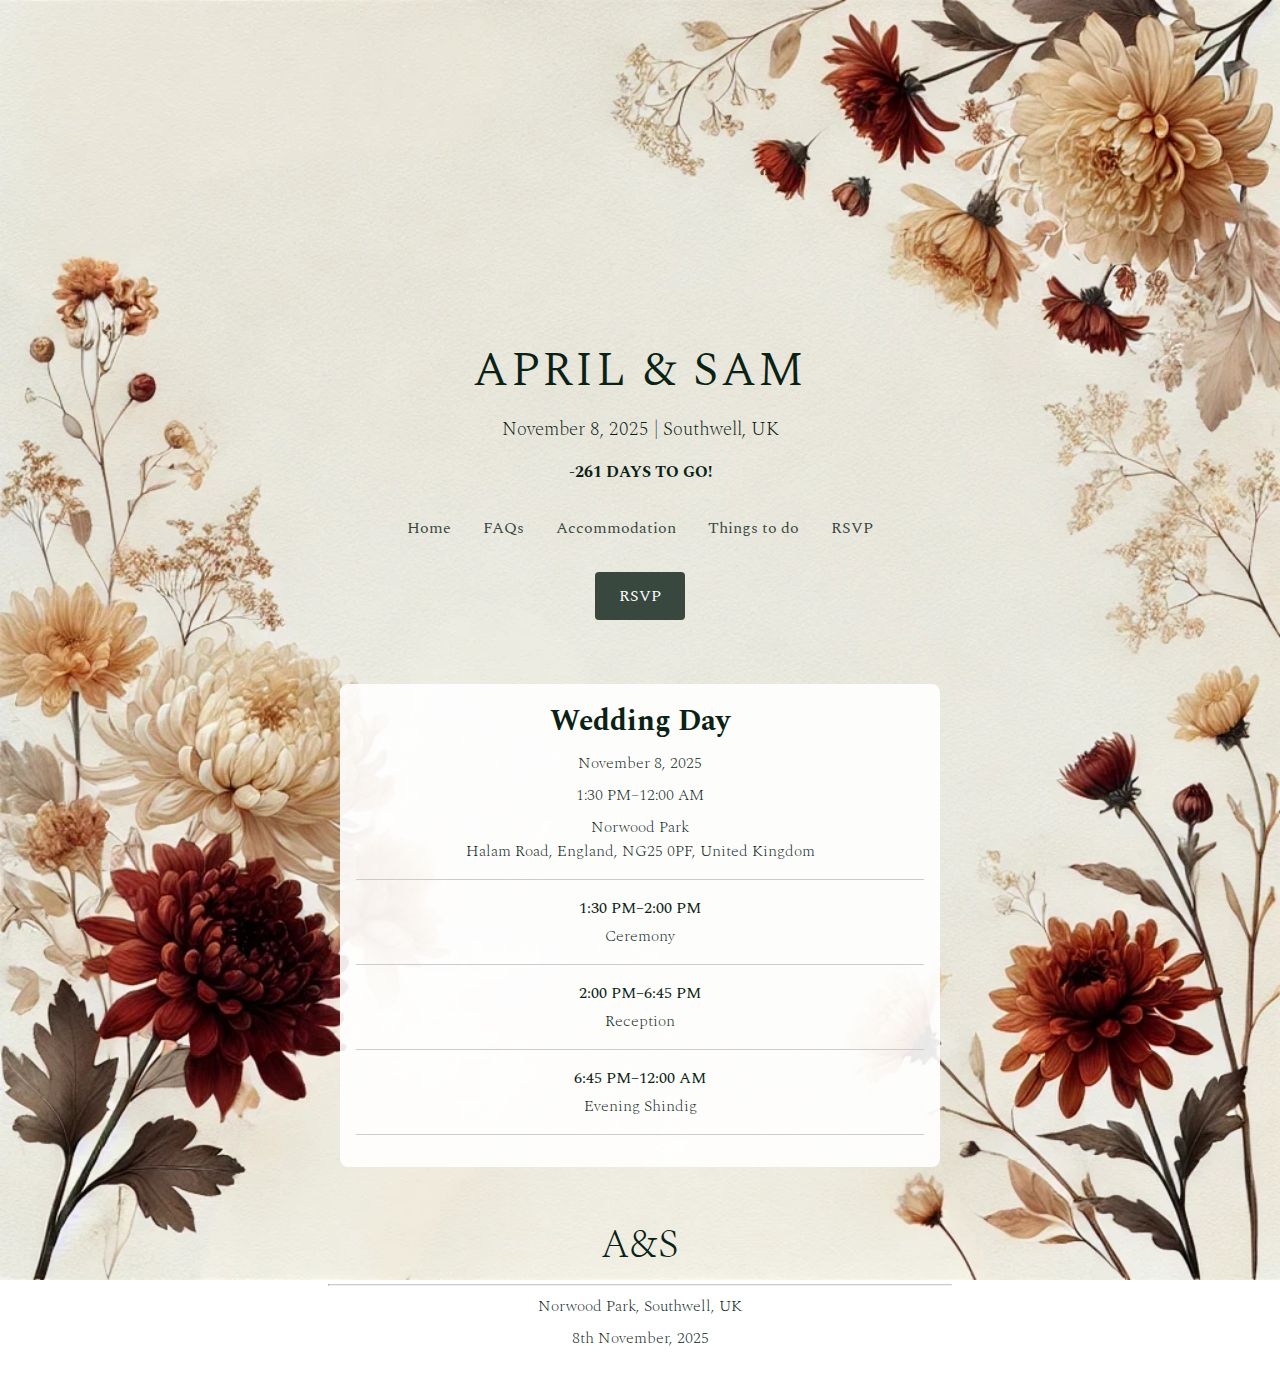
<file: index.html>
<!DOCTYPE html>
<html lang="en">
<head>
  <meta charset="UTF-8" />
  <meta name="viewport" content="width=device-width, initial-scale=1.0"/>
  <title>Home | The Forsyth Butler Wedding</title>
  <link rel="stylesheet" href="/style.css">
  <link rel="stylesheet" href="https://fonts.googleapis.com/css2?family=Spectral&display=swap">
  <link rel="stylesheet" href="/footer.css">
</head>
<body>
  <!-- Header / Hero Section -->
  <header class="hero-header">
    <h1 class="hero-title">APRIL &amp; SAM</h1>
    <p class="hero-subtitle">November 8, 2025 | Southwell, UK</p>
    <p class="hero-countdown">
      <span id="daysRemaining"></span> DAYS TO GO!
    </p>
  </header>

  <!-- Updated Desktop Navigation -->
  <nav class="main-nav">
    <ul class="nav-links">
      <li><a href="/index.html">Home</a></li>
      <li><a href="/FAQs/">FAQs</a></li>
      <li><a href="/accommodation-info/">Accommodation</a></li>
      <li><a href="/things-to-do/">Things to do</a></li>
      <li><a href="/rsvp/">RSVP</a></li>
    </ul>
  </nav>

  <!-- Main Content -->
  <main class="info-section">
    <div class="info-box rsvp-box">
      <a href="/rsvp/" class="rsvp-button">RSVP</a>
    </div>
  </main>

  <!-- Wedding Day Schedule Section -->
  <section class="wedding-day">
    <div class="wedding-overview">
      <h3>Wedding Day</h3>
      <p>November 8, 2025</p>
      <p>1:30 PM–12:00 AM</p>
      <p>
        Norwood Park<br>
        Halam Road, England, NG25 0PF, United Kingdom
      </p>
    </div>
    <hr>
    <div class="schedule-item">
      <p><strong>1:30 PM–2:00 PM</strong></p>
      <p>Ceremony</p>
    </div>
    <hr>
    <div class="schedule-item">
      <p><strong>2:00 PM–6:45 PM</strong></p>
      <p>Reception</p>
    </div>
    <hr>
    <div class="schedule-item">
      <p><strong>6:45 PM–12:00 AM</strong></p>
      <p>Evening Shindig</p>
    </div>
    <hr>
  </section>

  <!-- NEW Mobile Bottom Navigation (will be visible only on mobile via CSS) -->
  <nav class="bottom-nav">
    <ul>
      <li><a href="/index.html">Home</a></li>
      <li><a href="/FAQs/">FAQs</a></li>
      <li><a href="/accommodation-info/">Hotels</a></li>
      <li><a href="/things-to-do/">Things to do</a></li>
      <li><a href="/rsvp/">RSVP</a></li>
    </ul>
  </nav>

  <div id="footer-container"></div>
  <script src="/script.js"></script>
</body>
</html>
</file>
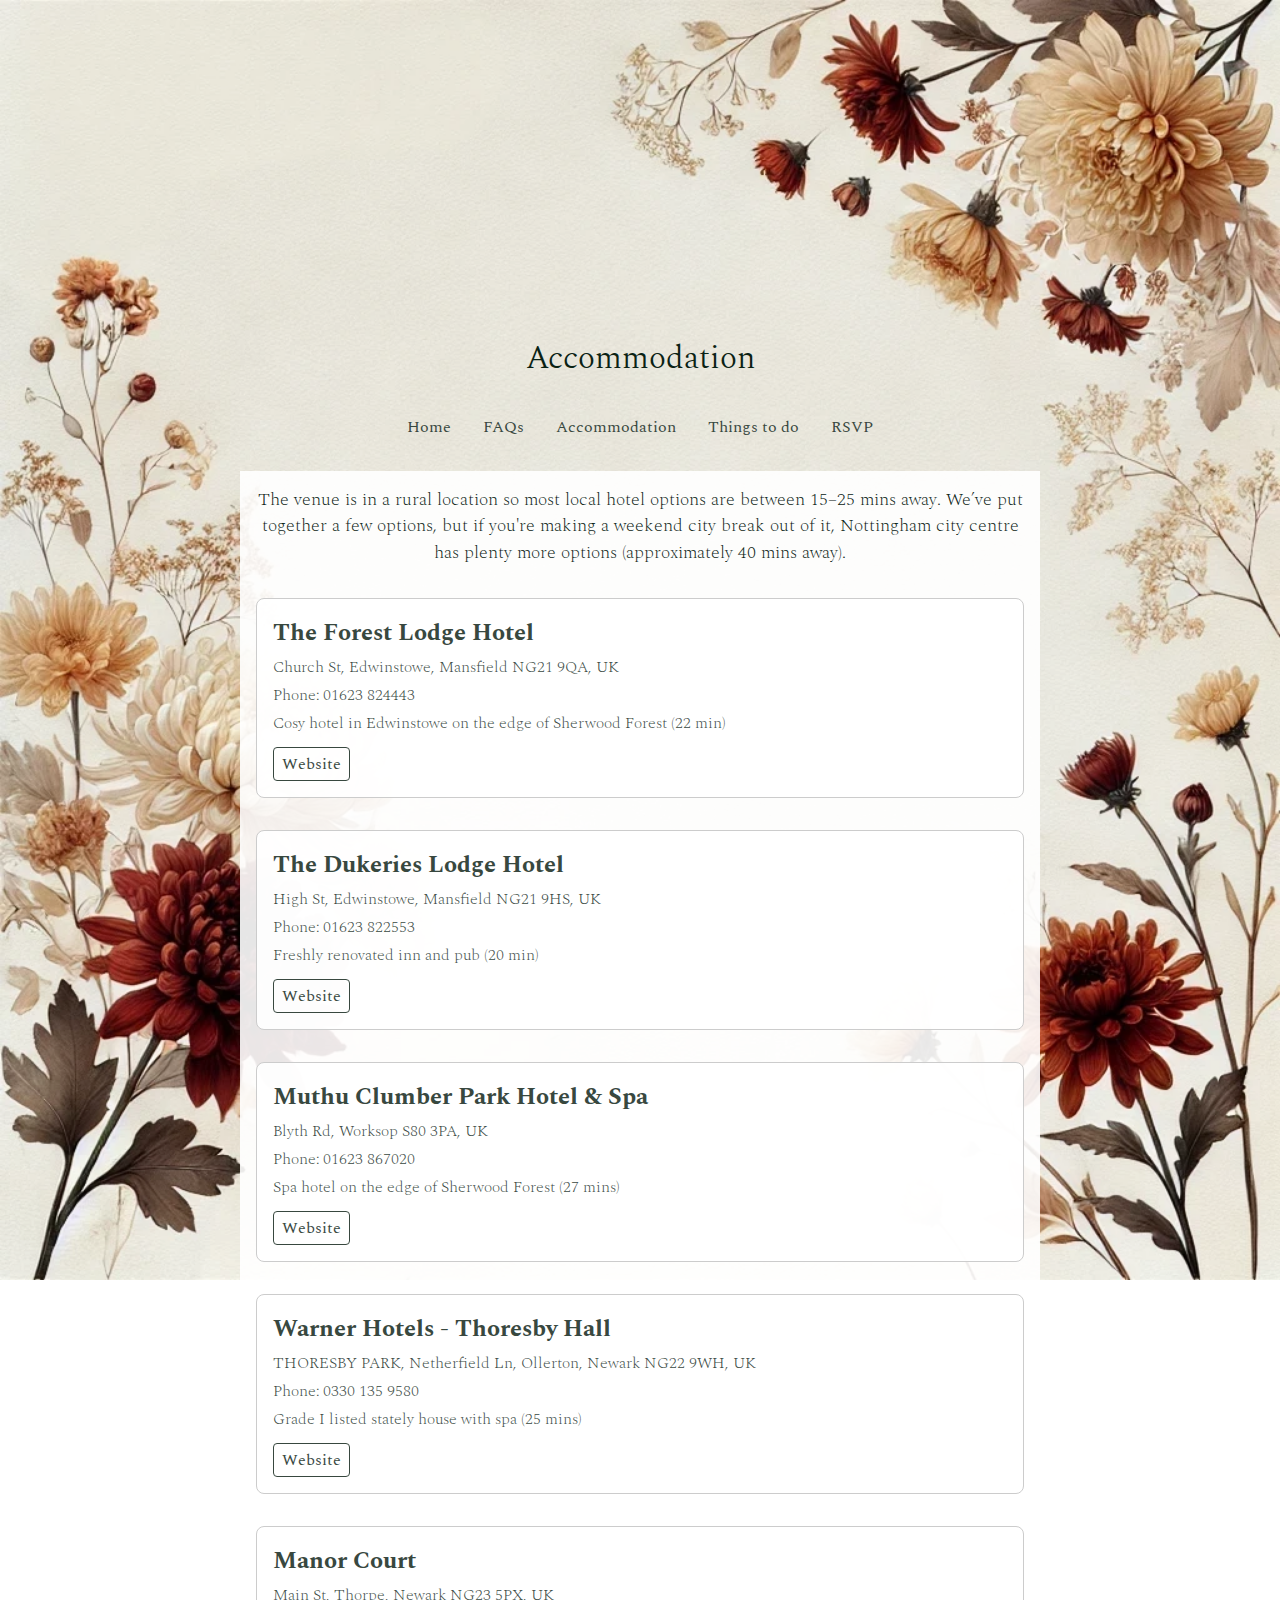
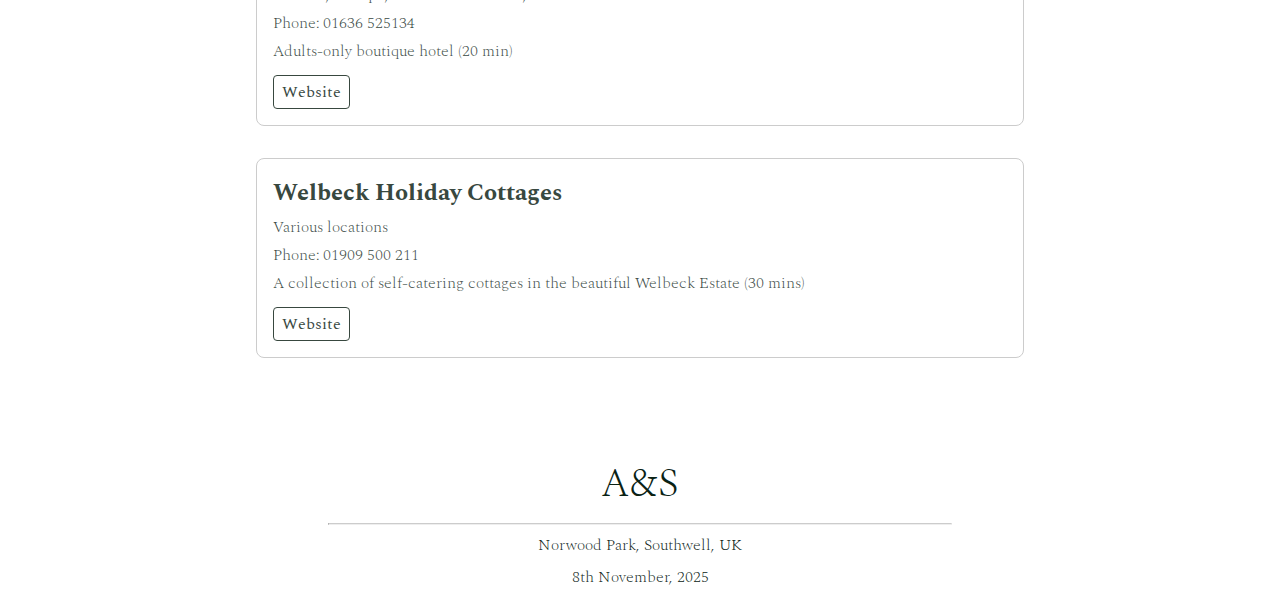
<file: accommodation-info/index.html>
<!DOCTYPE html>
<html lang="en">
<head>
  <meta charset="UTF-8">
  <meta name="viewport" content="width=device-width, initial-scale=1.0">
  <title>Accommodation | The Forsyth Butler Wedding</title>
  <link rel="stylesheet" href="/style.css">
  <link rel="stylesheet" href="https://fonts.googleapis.com/css2?family=Spectral&display=swap">
  <link rel="stylesheet" href="/footer.css">
</head>
<body>
  <!-- Header / Hero Section -->
  <header class="hero-header">
    <h1>Accommodation</h1>
  </header>

  <!-- Updated Desktop Navigation -->
  <nav class="main-nav">
    <ul class="nav-links">
      <li><a href="/index.html">Home</a></li>
      <li><a href="/FAQs/">FAQs</a></li>
      <li><a href="/accommodation-info/">Accommodation</a></li>
      <li><a href="/things-to-do/">Things to do</a></li>
      <li><a href="/rsvp/">RSVP</a></li>
    </ul>
  </nav>

  <!-- Accommodation Listings -->
  <main class="accommodation-container">
    <div class="accommodation-intro">
      <p>The venue is in a rural location so most local hotel options are between 15–25 mins away. We’ve put together a few options, but if you're making a weekend city break out of it, Nottingham city centre has plenty more options (approximately 40 mins away).</p>
    </div>

    <div class="accommodation-item">
      <h2>The Forest Lodge Hotel</h2>
      <p>Church St, Edwinstowe, Mansfield NG21 9QA, UK</p>
      <p>Phone: 01623 824443</p>
      <p>Cosy hotel in Edwinstowe on the edge of Sherwood Forest (22 min)</p>
      <a href="https://www.guestreservations.com/the-forest-lodge-mansfield/booking?msclkid=33240902ed9a1a219cd76ee1c137293d&ctTriggered=true" target="_blank">Website</a>
    </div>

    <div class="accommodation-item">
      <h2>The Dukeries Lodge Hotel</h2>
      <p>High St, Edwinstowe, Mansfield NG21 9HS, UK</p>
      <p>Phone: 01623 822553</p>
      <p>Freshly renovated inn and pub (20 min)</p>
      <a href="https://thedukerieslodge.reservationscenter.com/hotel/the-dukeries-lodge-high-street-edwinstowe-edwinstowe?modal&msclkid=5ad55f68f0501e2fe866388bdd5178e9&utm_source=bing&utm_medium=cpc&utm_campaign=United%20Kingdom%20of%20Great%20Britain%20and%20Northern%20Ireland&utm_term=the%20dukeries%20lodge%20edwinstowe&utm_content=United%20Kingdom%20of%20Great%20Britain%20and%20Northern%20Ireland%20%7C%20Edwinstowe%20%7C%20The%20Dukeries%20Lodge" target="_blank">Website</a>
    </div>

    <div class="accommodation-item">
      <h2>Muthu Clumber Park Hotel &amp; Spa</h2>
      <p>Blyth Rd, Worksop S80 3PA, UK</p>
      <p>Phone: 01623 867020</p>
      <p>Spa hotel on the edge of Sherwood Forest (27 mins)</p>
      <a href="https://www.guestreservations.com/muthu-clumber-park-hotel/booking?msclkid=82825975ad0e1ad63e0c3e968011dacb" target="_blank">Website</a>
    </div>

    <div class="accommodation-item">
      <h2>Warner Hotels - Thoresby Hall</h2>
      <p>THORESBY PARK, Netherfield Ln, Ollerton, Newark NG22 9WH, UK</p>
      <p>Phone: 0330 135 9580</p>
      <p>Grade I listed stately house with spa (25 mins)</p>
      <a href="https://www.warnerleisurehotels.co.uk/hotels/thoresby-hall-hotel?infinity=ict2~net~gaw~cmp~Warner%20-%20Search%20-%20Hotels%20-%20Core~ag~Search%20-%20Hotels%20-%20Thoresby%20Hall%20-%20Core~ar~~kw~thoresby%20hall%20hotel~mt~e&gclsrc=3p.ds&msclkid=b7e3f5cd30181b5e0901922e1d53995f&utm_source=bing&utm_medium=cpc&utm_campaign=Warner%20-%20Search%20-%20Hotels%20-%20Core&utm_term=thoresby%20hall%20hotel&utm_content=Search%20-%20Hotels%20-%20Thoresby%20Hall%20-%20Core" target="_blank">Website</a>
    </div>

    <div class="accommodation-item">
      <h2>Manor Court</h2>
      <p>Main St, Thorpe, Newark NG23 5PX, UK</p>
      <p>Phone: 01636 525134</p>
      <p>Adults-only boutique hotel (20 min)</p>
      <a href="https://sleepinluxury.co.uk/" target="_blank">Website</a>
    </div>

    <div class="accommodation-item">
      <h2>Welbeck Holiday Cottages</h2>
      <p>Various locations</p>
      <p>Phone: 01909 500 211</p>
      <p>A collection of self-catering cottages in the beautiful Welbeck Estate (30 mins)</p>
      <a href="https://www.welbeck.co.uk/stay-with-us/" target="_blank">Website</a>
    </div>
  </main>

  <!-- NEW Mobile Bottom Navigation (will be visible only on mobile via CSS) -->
  <nav class="bottom-nav">
    <ul>
      <li><a href="/index.html">Home</a></li>
      <li><a href="/FAQs/">FAQs</a></li>
      <li><a href="/accommodation-info/">Hotels</a></li>
      <li><a href="/things-to-do/">Things to do</a></li>
      <li><a href="/rsvp/">RSVP</a></li>
    </ul>
  </nav>

  <div id="footer-container"></div>
  <script src="/script.js"></script>
</body>
</html>
</file>
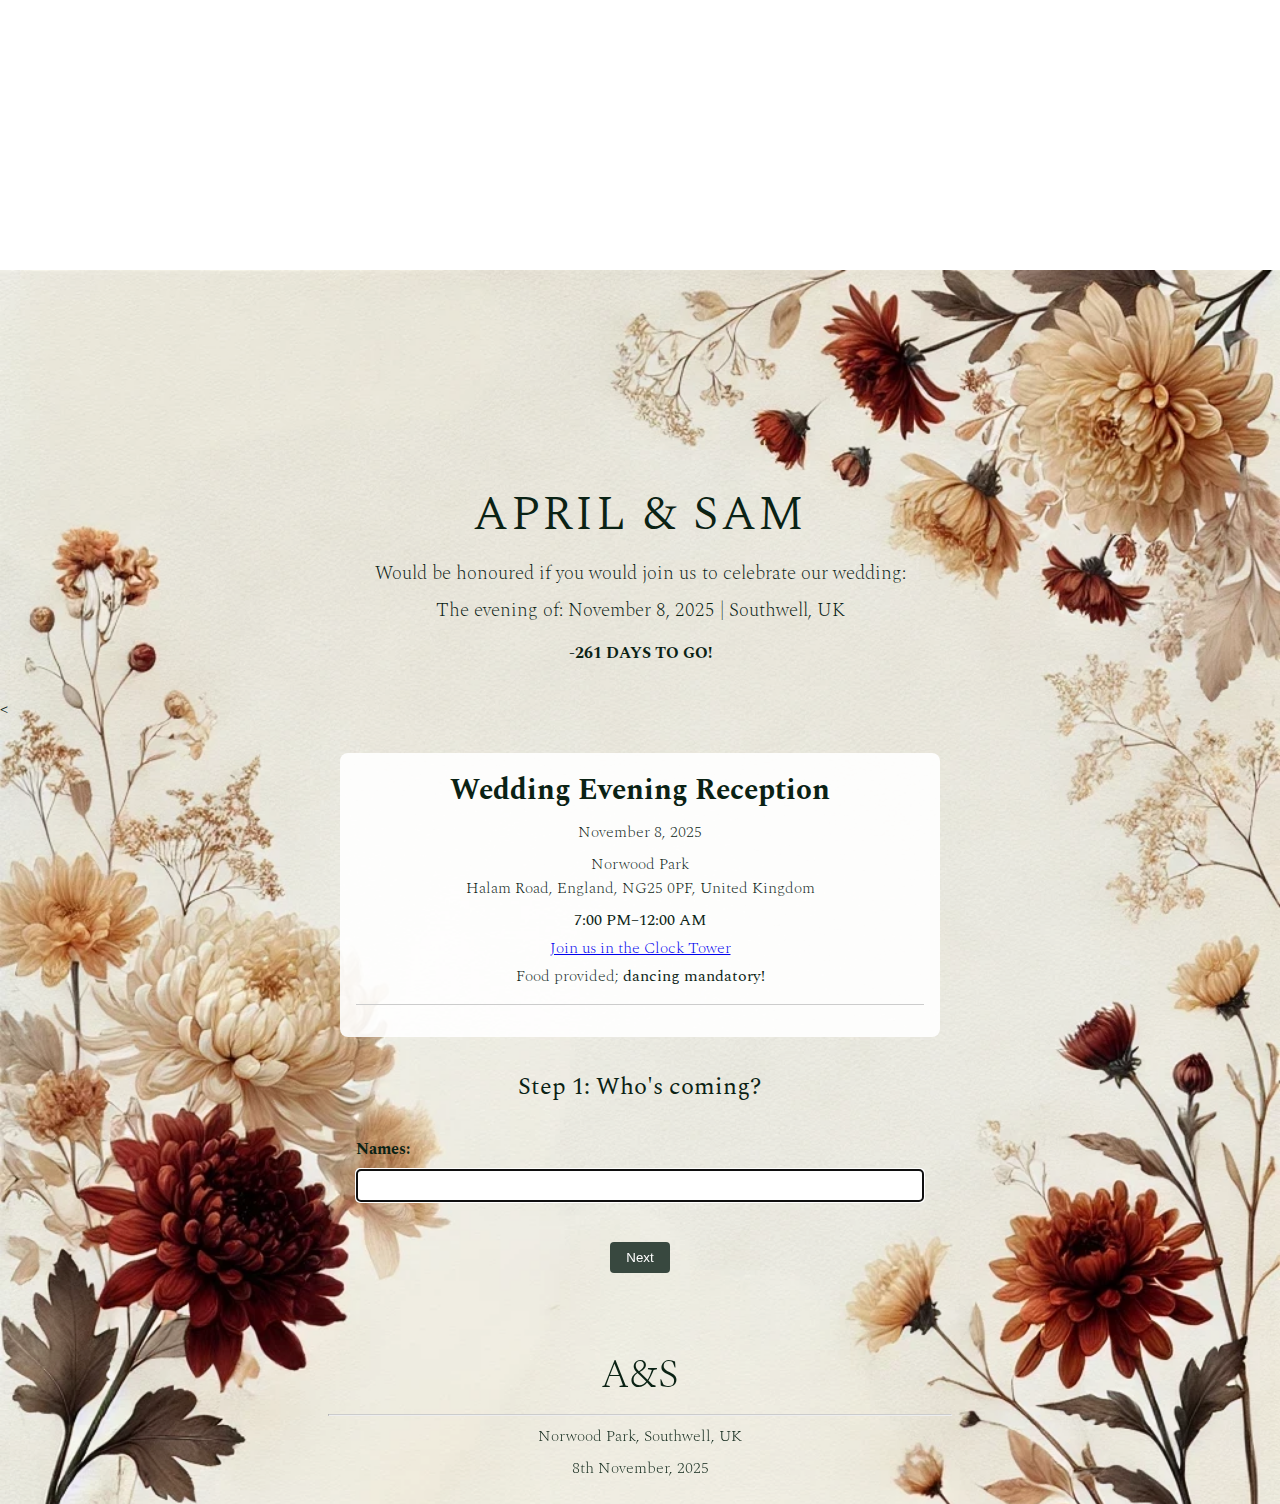
<file: evening-invites/index.html>
<!DOCTYPE html>
<html lang="en">
<head>
  <meta charset="UTF-8">
  <meta name="viewport" content="width=device-width, initial-scale=1.0">
  <title>Your invite! | The Forsyth Butler Wedding</title>
  <link rel="stylesheet" href="/style.css">
  <link rel="stylesheet" href="https://fonts.googleapis.com/css2?family=Spectral&display=swap">
  <link rel="stylesheet" href="/footer.css">
</head>
<body>
  <!-- Header / Hero Section -->
  <header class="hero-header">
    <br>
    <br><br><br><br><br>
    <h1 class="hero-title">APRIL &amp; SAM</h1>
    <p class="hero-subtitle">Would be honoured if you would join us to celebrate our wedding:</p>
    <p class="hero-subtitle">The evening of: November 8, 2025 | Southwell, UK</p>
    <p class="hero-countdown">
      <span id="daysRemaining"></span> DAYS TO GO!
    </p>
  </header>

  <<!-- Wedding Day Schedule Section -->
  <section class="wedding-day">
    <div class="wedding-overview">
      <h3>Wedding Evening Reception</h3>
      <p>November 8, 2025</p>
      <p>
        Norwood Park<br>
        Halam Road, England, NG25 0PF, United Kingdom
      </p>
    </div>

    <div class="schedule-item">
      <p><strong>7:00 PM–12:00 AM</strong></p>
      <p><a href="https://www.norwoodpark.co.uk/weddings/weddingreception">Join us in the Clock Tower</a></p>
      <p>Food provided; <strong>dancing mandatory!</strong></p>
    </div>
    <hr>
  </section>

  <!-- Evening Invitation Form -->
  <main class="rsvp-container">
    <form id="eveningForm" action="https://formspree.io/f/xwplqpgz" method="POST">
      <input type="hidden" name="_subject" value="New Evening RSVP Received!">
      <!-- Step 1: Name -->
      <fieldset class="form-step active">
        <legend>Step 1: Who's coming?</legend>
        <label for="name">Names:</label>
        <input type="text" id="name" name="name" required>
        <div class="form-navigation">
          <button type="button" class="next-btn" data-next-step="2">Next</button>
        </div>
      </fieldset>

      <!-- Step 2: Attendance -->
      <fieldset class="form-step">
        <legend>Step 2: Evening Attendance</legend>
        <p>Will you be joining us for the Evening Shindig?</p>
        <div class="radio-group">
          <label class="radio-label">
            <input type="radio" name="attendance" value="Yes" required> Yes
          </label>
          <label class="radio-label">
            <input type="radio" name="attendance" value="No" required> No
          </label>
        </div>
        <div class="form-navigation">
          <button type="button" class="prev-btn" data-prev-step="1">Previous</button>
          <button type="button" class="next-btn" data-next-step="3">Next</button>
        </div>
      </fieldset>

      <!-- Step : Dietary Requirements -->
      <fieldset class="form-step">
        <legend>Step 4: Any Dietary Requirements?</legend>
        <label for="dietaries">Please let us know:</label>
        <input type="text" id="dietaries" name="dietaries">
        <div class="form-navigation">
          <button type="button" class="prev-btn" data-prev-step="2">Previous</button>
          <button type="button" class="next-btn" data-next-step="4">Next</button>
        </div>
      </fieldset>

      <!-- Step 4: Note -->
      <fieldset class="form-step">
        <legend>Step 4: A Note to the Couple</legend>
        <label for="note">Send a note to the couple:</label>
        <textarea id="note" name="note"></textarea>
        <div class="form-navigation">
          <button type="button" class="prev-btn" data-prev-step="3">Previous</button>
          <button type="submit">Submit</button>
        </div>
      </fieldset>
    </form>
  </main>

  <div id="footer-container"></div>
  <script src="/script.js"></script>
</body>
</html>
</file>
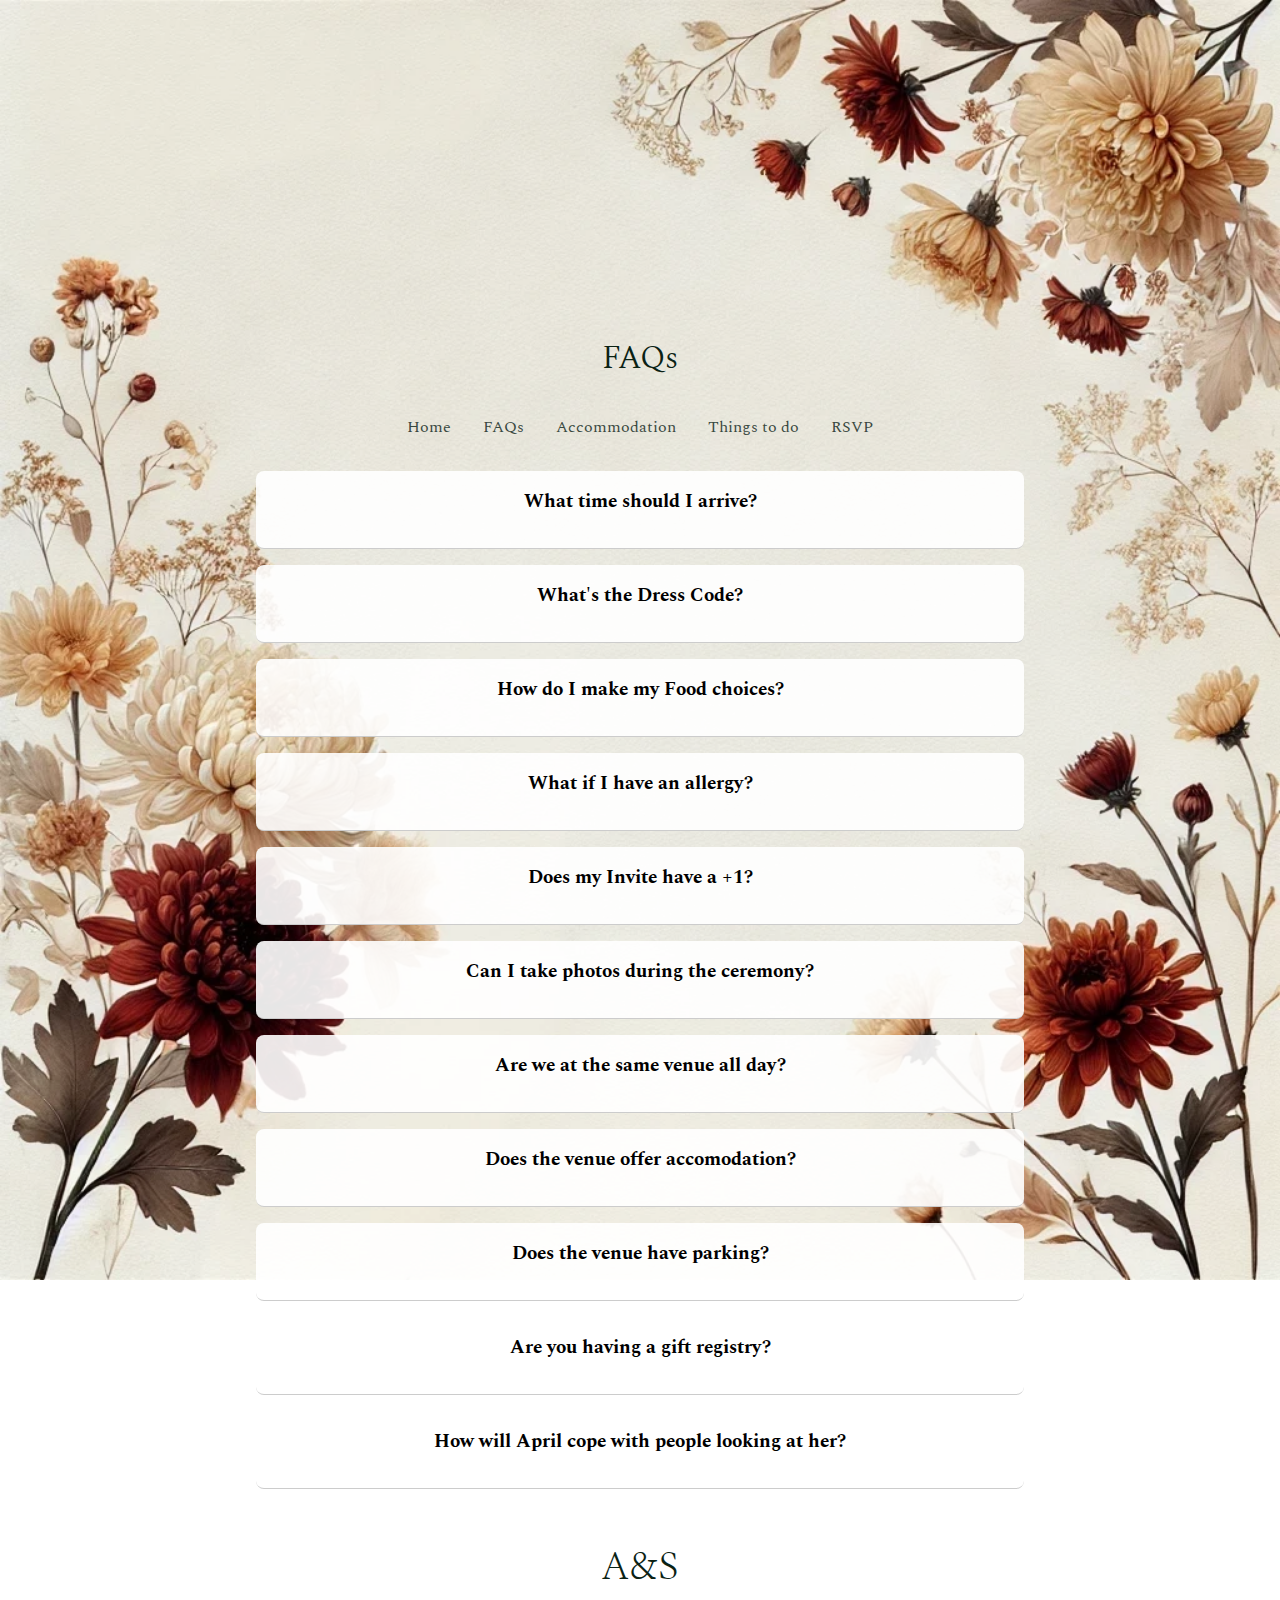
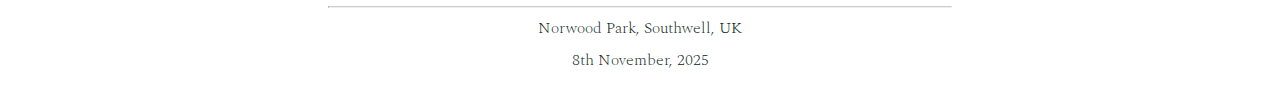
<file: FAQs/index.html>
<!DOCTYPE html>
<html lang="en">
<head>
  <meta charset="UTF-8" />
  <meta name="viewport" content="width=device-width, initial-scale=1.0"/>
  <title>FAQs | The Forsyth Butler Wedding</title>
  <link rel="stylesheet" href="/style.css">
  <link rel="stylesheet" href="https://fonts.googleapis.com/css2?family=Spectral&display=swap">
  <link rel="stylesheet" href="/footer.css">
</head>
<body>
  <!-- Optional Hero Header for the Q&A Page -->
  <header class="hero-header">
    <h1>FAQs</h1>
  </header>

  <!-- Updated Desktop Navigation -->
  <nav class="main-nav">
    <ul class="nav-links">
      <li><a href="/index.html">Home</a></li>
      <li><a href="/FAQs/">FAQs</a></li>
      <li><a href="/accommodation-info/">Accommodation</a></li>
      <li><a href="/things-to-do/">Things to do</a></li>
      <li><a href="/rsvp/">RSVP</a></li>
    </ul>
  </nav>
    
  <div class="qa-container">
    <div class="qa-item">
      <button class="qa-question">What time should I arrive?</button>
      <div class="qa-answer">
        <p>The ceremony starts at 1.30pm and although we are pathologically late people, legend has it you have to start these things on time. The ushers will aim to have everyone seated shortly after 1pm for the ceremony to begin promptly (hypothetically) at 1.30pm.</p>
      </div>
    </div>
    
    <div class="qa-item">
      <button class="qa-question">What's the Dress Code?</button>
      <div class="qa-answer">
        <p>Please wear whatever makes you feel at your best! If it helps you decide, the Wedding Party will be dressed in Formal attire. If we get lucky with the weather there may be some quick pictures taken outdoors, but for the most part we will be cosy inside with the fires lit.</p>
      </div>
    </div>
    
    <div class="qa-item">
      <button class="qa-question">How do I make my Food choices?</button>
      <div class="qa-answer">
        <p>Never fear, you will not starve. We'll be finalising the menu closer to the time and will capture food choices once we know more about dietary requirements.</p>
      </div>
    </div>
    
    <div class="qa-item">
      <button class="qa-question">What if I have an allergy?</button>
      <div class="qa-answer">
        <p>We'll make sure the venue is able to accommodate your dietary requirements - please let us know as part of your RSVP.</p>
      </div>
    </div>
    
    <div class="qa-item">
      <button class="qa-question">Does my Invite have a +1?</button>
      <div class="qa-answer">
        <p>For the daytime, we're having a small intimate wedding so we're only inviting the people addressed on the invites. Then, we'd love to welcome any +1s (or +2s... or +3s) to the evening celebration to dance the night away! We'll collect their details during the RSVP process.</p>
      </div>
    </div>
    
    <div class="qa-item">
      <button class="qa-question">Can I take photos during the ceremony?</button>
      <div class="qa-answer">
        <p>No thank yoooooou. Please enjoy the ceremony with your eyeballs instead - the ushers (and the extremely assertive ring bearer) will be ensuring we have an unplugged ceremony! After that, feel free to go wild.</p>
      </div>
    </div>
    
    <div class="qa-item">
      <button class="qa-question">Are we at the same venue all day?</button>
      <div class="qa-answer">
        <p>Yes - we'll be in main house for the ceremony and drinks reception, and move to the adjoining Coach House for the wedding breakfast and evening festivities.</p>
      </div>
    </div>
    
    <div class="qa-item">
      <button class="qa-question">Does the venue offer accomodation?</button>
      <div class="qa-answer">
        <p>The house does have a small number of bedrooms, but unfortunately only enough for our Wedding Party and immediate family. We've put together lots of local options on the Accommodation page to help people choose.</p>
      </div>
    </div>
    
    <div class="qa-item">
      <button class="qa-question">Does the venue have parking?</button>
      <div class="qa-answer">
        <p>Yes! There is ample parking on site.</p>
      </div>
    </div>
    
    <div class="qa-item">
      <button class="qa-question">Are you having a gift registry?</button>
      <div class="qa-answer">
        <p>Good question. More thought needed. As two Thirty-Somethings who have been living in sin for a while now, we have already set up our home together! The best gift is that all our favourite people are going to be together, but we'll give this more thought as we know people may like to wish us well!</p>
      </div>
    </div>
    
    <div class="qa-item">
      <button class="qa-question">How will April cope with people looking at her?</button>
      <div class="qa-answer">
        <p>Another great question and a big unknown. Current thinking is she bolts down the aisle and anything after that is a bonus.</p>
      </div>
    </div>
  </div>
    
  <!-- Mobile Bottom Navigation -->
  <nav class="bottom-nav">
    <ul>
      <li><a href="/index.html">Home</a></li>
      <li><a href="/FAQs/">FAQs</a></li>
      <li><a href="/accommodation-info/">Hotels</a></li>
      <li><a href="/things-to-do/">Things to do</a></li>
      <li><a href="/rsvp/">RSVP</a></li>
    </ul>
  </nav>
    
  <div id="footer-container"></div>
  <script src="/script.js"></script>
</body>
</html>
</file>
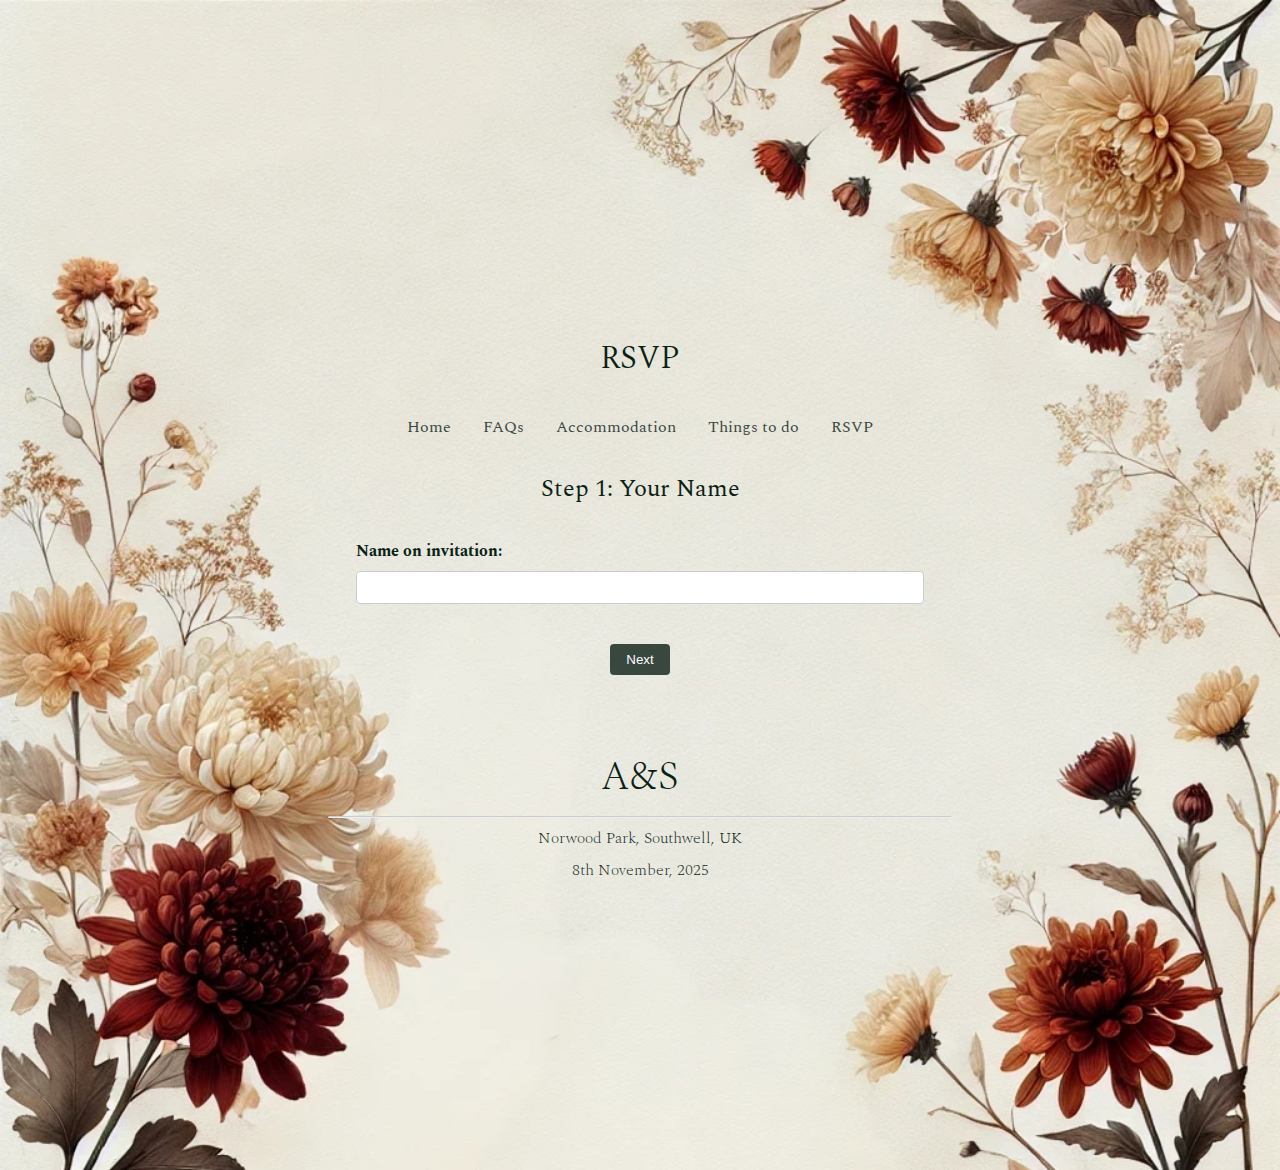
<file: rsvp/index.html>
<!DOCTYPE html>
<html lang="en">
<head>
  <meta charset="UTF-8">
  <meta name="viewport" content="width=device-width, initial-scale=1.0">
  <title>RSVP | The Forsyth Butler Wedding</title>
  <link rel="stylesheet" href="/style.css">
  <link rel="stylesheet" href="https://fonts.googleapis.com/css2?family=Spectral&display=swap">
  <link rel="stylesheet" href="/footer.css">
</head>
<body>
  <!-- Header / Hero Section -->
  <header class="hero-header">
    <h1>RSVP</h1>
  </header>

  <!-- Updated Desktop Navigation -->
  <nav class="main-nav">
    <ul class="nav-links">
      <li><a href="/index.html">Home</a></li>
      <li><a href="/FAQs/">FAQs</a></li>
      <li><a href="/accommodation-info/">Accommodation</a></li>
      <li><a href="/things-to-do/">Things to do</a></li>
      <li><a href="/rsvp/">RSVP</a></li>
    </ul>
  </nav>

  <!-- RSVP Multi-Step Form -->
  <main class="rsvp-container">
    <form id="rsvpForm" action="https://formspree.io/f/xwplqpgz" method="POST">
      <!-- Step 1: Name -->
      <fieldset class="form-step active">
        <legend>Step 1: Your Name</legend>
        <label for="name">Name on invitation:</label>
        <input type="hidden" name="_subject" value="New RSVP Received!">
        <input type="text" id="name" name="name" required>
        <div class="form-navigation">
          <button type="button" class="next-btn" data-next-step="2">Next</button>
        </div>
      </fieldset>
      
      <!-- Step 2: Email -->
      <fieldset class="form-step">
        <legend>Step 2: Your Email</legend>
        <label for="email">Email:</label>
        <input type="email" id="email" name="email" required>
        <div class="form-navigation">
          <button type="button" class="prev-btn" data-prev-step="1">Previous</button>
          <button type="button" class="next-btn" data-next-step="3">Next</button>
        </div>
      </fieldset>
      
      <!-- Step 3: Attendance -->
      <fieldset class="form-step">
        <legend>Step 3: Can you join us?</legend>
        <p>Please select your response:</p>
        <div class="radio-group">
          <label class="radio-label">
            <input type="radio" name="attendance" value="Yes" required> Yes
          </label>
          <label class="radio-label">
            <input type="radio" name="attendance" value="No" required> No
          </label>
        </div>
        <div class="form-navigation">
          <button type="button" class="prev-btn" data-prev-step="2">Previous</button>
          <button type="button" class="next-btn" data-next-step="4">Next</button>
        </div>
      </fieldset>
      
      <!-- Step 4: Dietary Requirements -->
      <fieldset class="form-step">
        <legend>Step 4: Any Dietary Requirements?</legend>
        <label for="dietaries">Please let us know:</label>
        <input type="text" id="dietaries" name="dietaries">
        <div class="form-navigation">
          <button type="button" class="prev-btn" data-prev-step="3">Previous</button>
          <button type="button" class="next-btn" data-next-step="5">Next</button>
        </div>
      </fieldset>
      
      <!-- Step 5: +1 Information -->
      <fieldset class="form-step">
        <legend>Step 5: +1 Information</legend>
        <label for="plusOneName">Will any +1s join us in the evening?</label>
        <input type="text" id="plusOneName" name="plusOneName">
        <label for="plusOneDietaries">Do any of your +1s have dietary requirements?</label>
        <input type="text" id="plusOneDietaries" name="plusOneDietaries">
        <div class="form-navigation">
          <button type="button" class="prev-btn" data-prev-step="4">Previous</button>
          <button type="button" class="next-btn" data-next-step="6">Next</button>
        </div>
      </fieldset>
      
      <!-- Step 6: Note to the Couple -->
      <fieldset class="form-step">
        <legend>Step 6: Note to the Couple</legend>
        <label for="note">Send an optional note:</label>
        <textarea id="note" name="note"></textarea>
        <div class="form-navigation">
          <button type="button" class="prev-btn" data-prev-step="5">Previous</button>
          <button type="submit">Submit</button>
        </div>
      </fieldset>
    </form>
  </main>

  <!-- NEW Mobile Bottom Navigation -->
  <nav class="bottom-nav">
    <ul>
      <li><a href="/index.html">Home</a></li>
      <li><a href="/FAQs/">FAQs</a></li>
      <li><a href="/accommodation-info/">Hotels</a></li>
      <li><a href="/things-to-do/">Things to do</a></li>
      <li><a href="/rsvp/">RSVP</a></li>
    </ul>
  </nav>

  <div id="footer-container"></div>
  <script src="/script.js"></script>
</body>
</html>
</file>
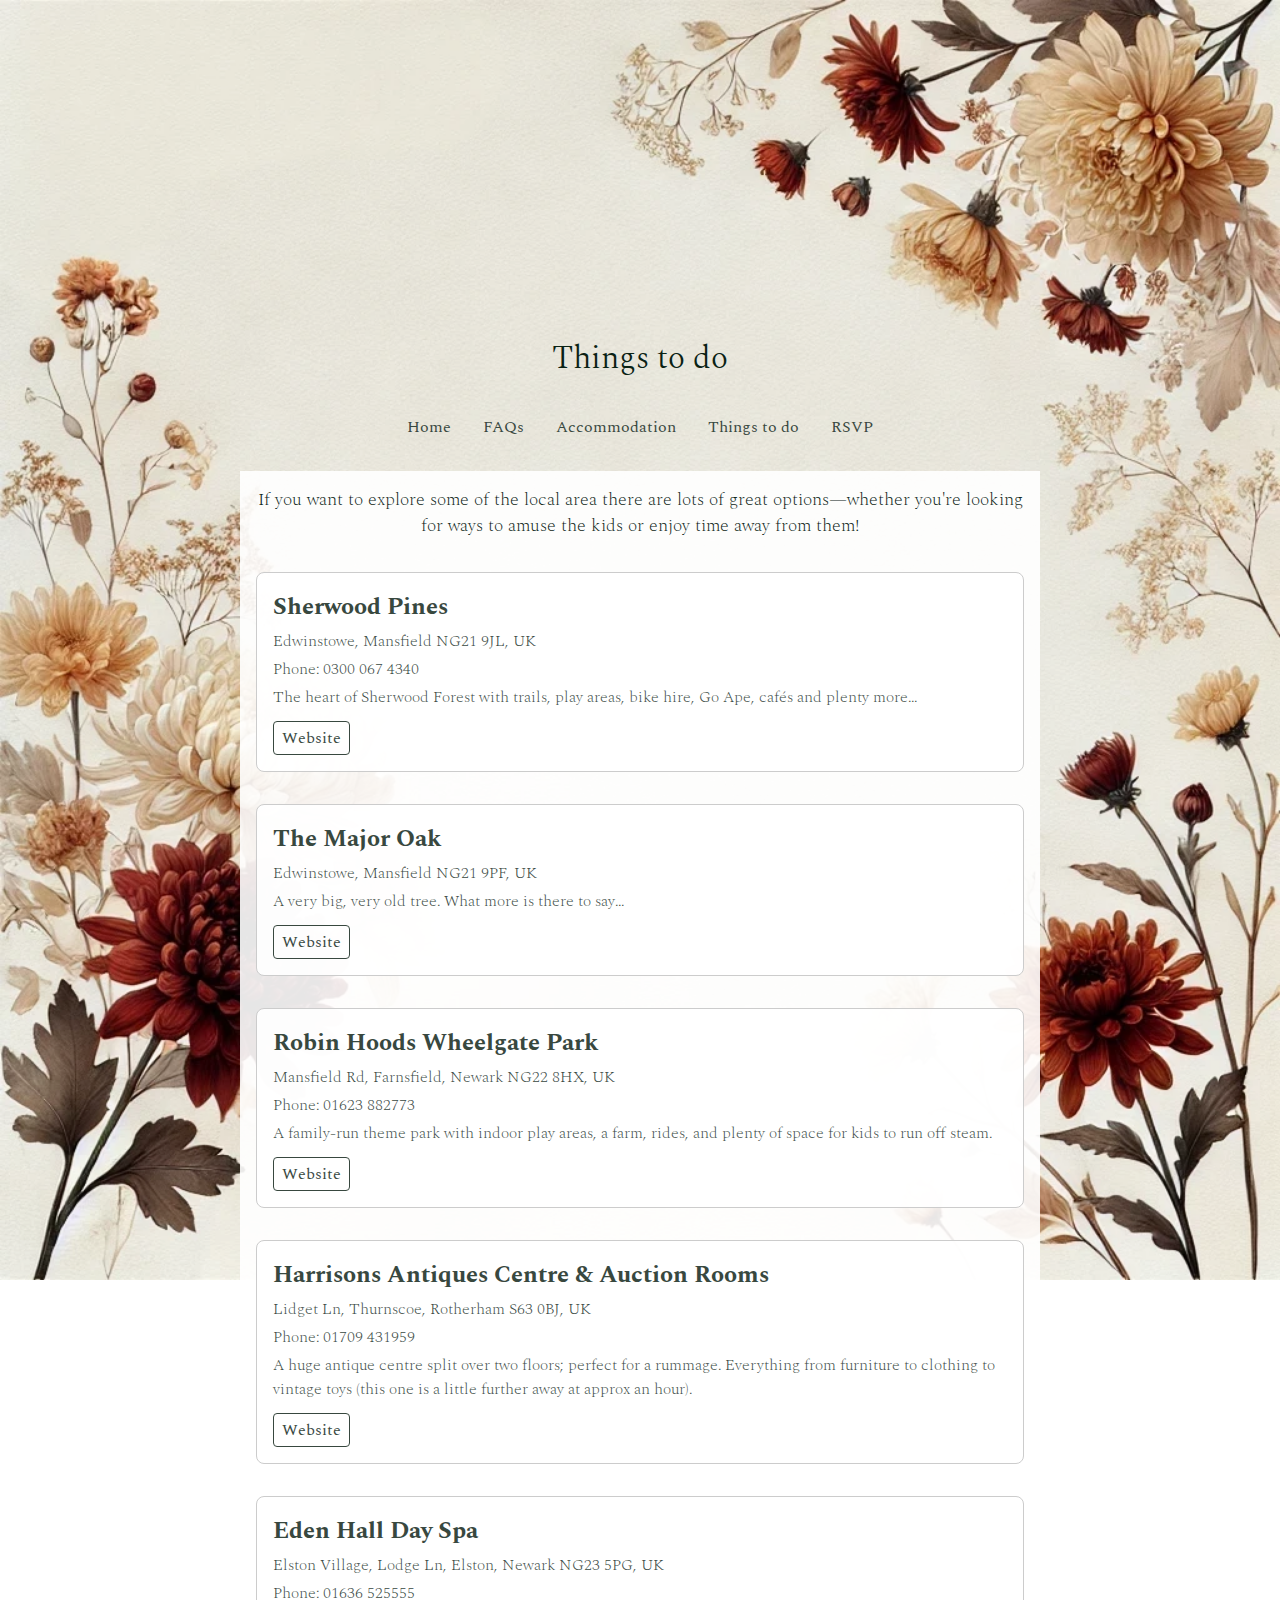
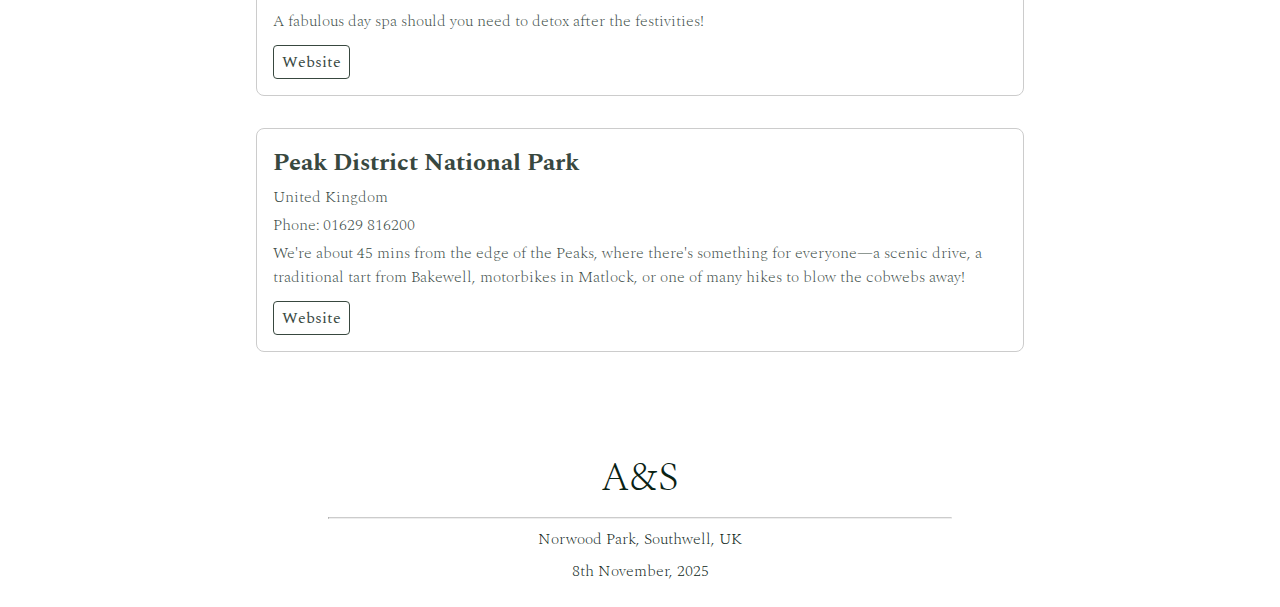
<file: things-to-do/index.html>
<!DOCTYPE html>
<html lang="en">
<head>
  <meta charset="UTF-8">
  <meta name="viewport" content="width=device-width, initial-scale=1.0">
  <title>Things To Do | The Forsyth Butler Wedding</title>
  <link rel="stylesheet" href="/style.css">
  <link rel="stylesheet" href="https://fonts.googleapis.com/css2?family=Spectral&display=swap">
  <link rel="stylesheet" href="/footer.css">
</head>
<body>
  <!-- Header / Hero Section -->
  <header class="hero-header">
    <h1>Things to do</h1>
  </header>

  <!-- Updated Desktop Navigation -->
  <nav class="main-nav">
    <ul class="nav-links">
      <li><a href="/index.html">Home</a></li>
      <li><a href="/FAQs/">FAQs</a></li>
      <li><a href="/accommodation-info/">Accommodation</a></li>
      <li><a href="/things-to-do/">Things to do</a></li>
      <li><a href="/rsvp/">RSVP</a></li>
    </ul>
  </nav>

  <!-- Things to Do Listings -->
  <main class="things-container">
    <div class="things-intro">
      <p>If you want to explore some of the local area there are lots of great options—whether you're looking for ways to amuse the kids or enjoy time away from them!</p>
    </div>

    <div class="things-item">
      <h2>Sherwood Pines</h2>
      <p>Edwinstowe, Mansfield NG21 9JL, UK</p>
      <p>Phone: 0300 067 4340</p>
      <p>The heart of Sherwood Forest with trails, play areas, bike hire, Go Ape, cafés and plenty more...</p>
      <a href="https://www.forestryengland.uk/sherwood-pines" target="_blank">Website</a>
    </div>

    <div class="things-item">
      <h2>The Major Oak</h2>
      <p>Edwinstowe, Mansfield NG21 9PF, UK</p>
      <p>A very big, very old tree. What more is there to say...</p>
      <a href="https://visitsherwood.co.uk/explore-the-forest/the-major-oak/" target="_blank">Website</a>
    </div>

    <div class="things-item">
      <h2>Robin Hoods Wheelgate Park</h2>
      <p>Mansfield Rd, Farnsfield, Newark NG22 8HX, UK</p>
      <p>Phone: 01623 882773</p>
      <p>A family-run theme park with indoor play areas, a farm, rides, and plenty of space for kids to run off steam.</p>
      <a href="https://www.wheelgatepark.com/" target="_blank">Website</a>
    </div>

    <div class="things-item">
      <h2>Harrisons Antiques Centre &amp; Auction Rooms</h2>
      <p>Lidget Ln, Thurnscoe, Rotherham S63 0BJ, UK</p>
      <p>Phone: 01709 431959</p>
      <p>A huge antique centre split over two floors; perfect for a rummage. Everything from furniture to clothing to vintage toys (this one is a little further away at approx an hour).</p>
      <a href="https://www.harrisonsantiques.com/" target="_blank">Website</a>
    </div>

    <div class="things-item">
      <h2>Eden Hall Day Spa</h2>
      <p>Elston Village, Lodge Ln, Elston, Newark NG23 5PG, UK</p>
      <p>Phone: 01636 525555</p>
      <p>A fabulous day spa should you need to detox after the festivities!</p>
      <a href="https://baronseden.com/eden-hall" target="_blank">Website</a>
    </div>

    <div class="things-item">
      <h2>Peak District National Park</h2>
      <p>United Kingdom</p>
      <p>Phone: 01629 816200</p>
      <p>We're about 45 mins from the edge of the Peaks, where there's something for everyone—a scenic drive, a traditional tart from Bakewell, motorbikes in Matlock, or one of many hikes to blow the cobwebs away!</p>
      <a href="https://www.peakdistrict.gov.uk/" target="_blank">Website</a>
    </div>
  </main>

  <!-- Mobile Bottom Navigation -->
  <nav class="bottom-nav">
    <ul>
      <li><a href="/index.html">Home</a></li>
      <li><a href="/FAQs/">FAQs</a></li>
      <li><a href="/accommodation-info/">Hotels</a></li>
      <li><a href="/things-to-do/">Things to do</a></li>
      <li><a href="/rsvp/">RSVP</a></li>
    </ul>
  </nav>

  <div id="footer-container"></div>
  <script src="/script.js"></script>
</body>
</html>
</file>
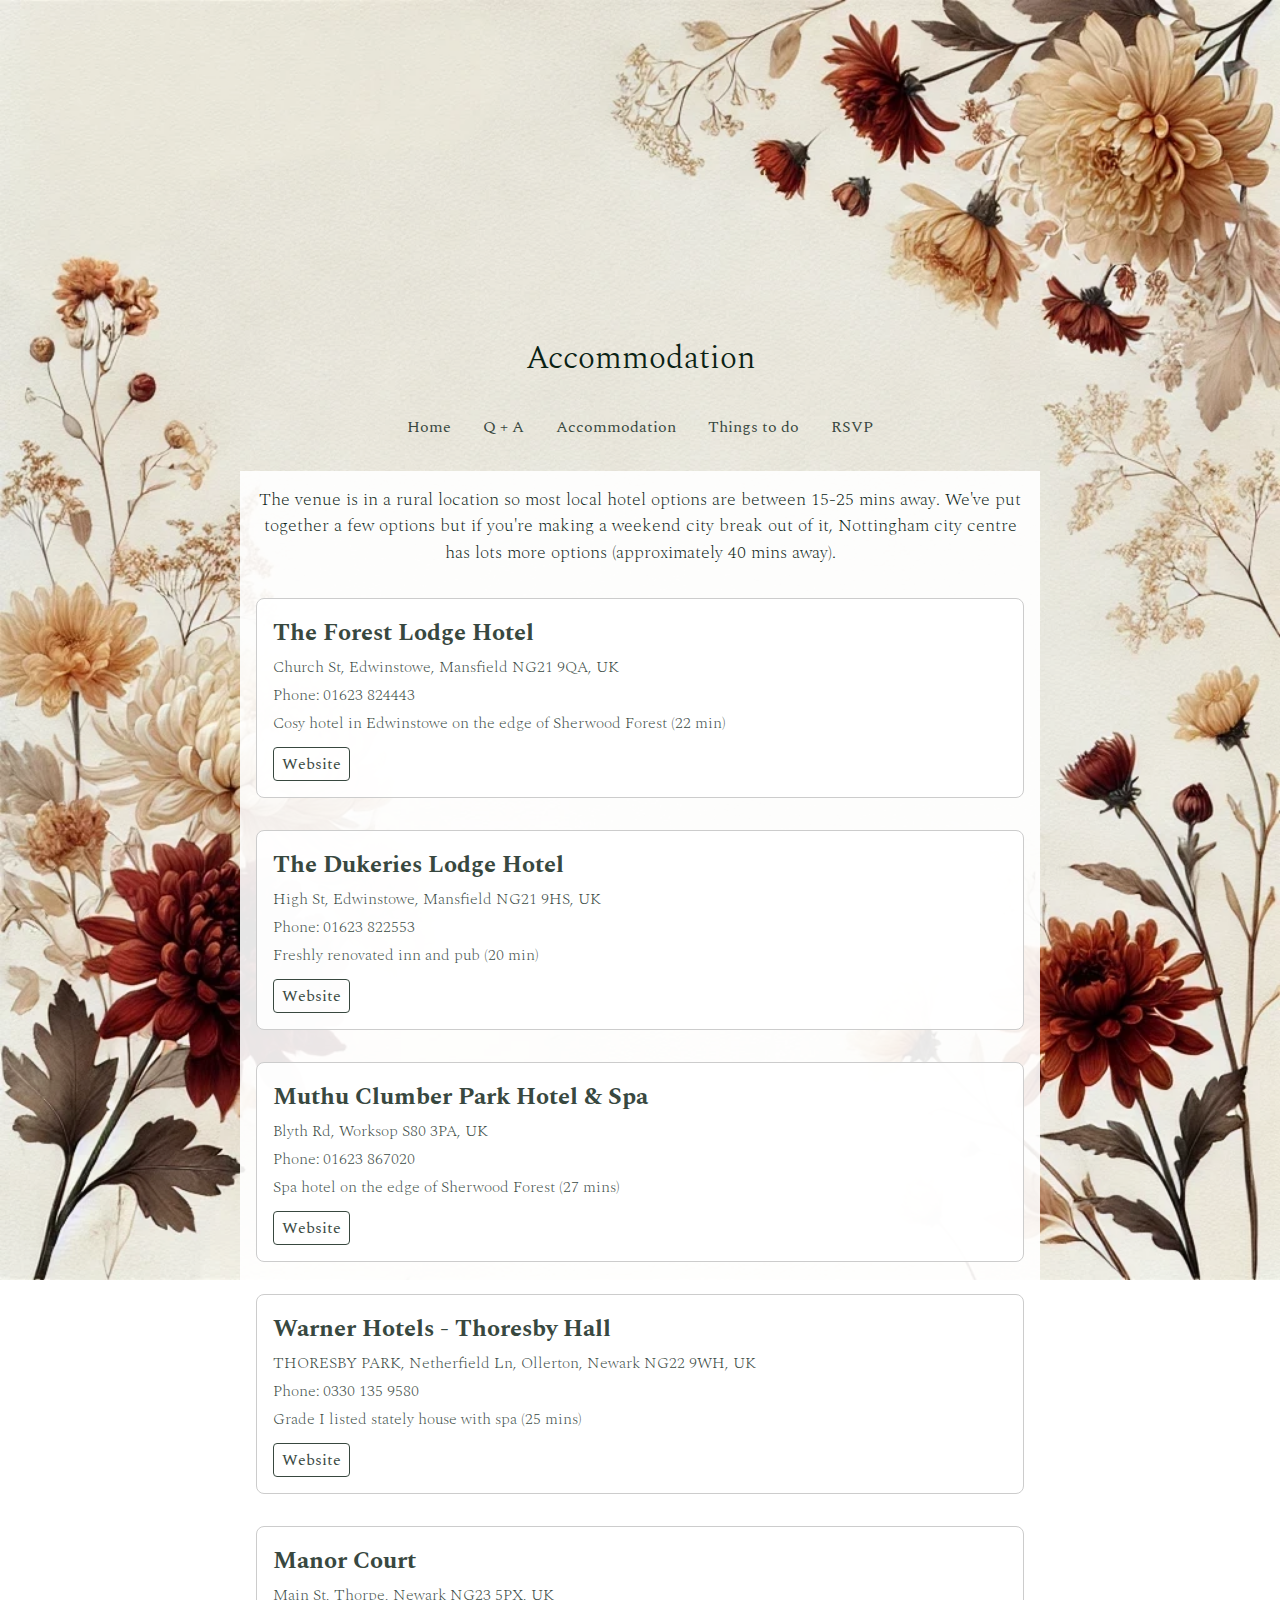
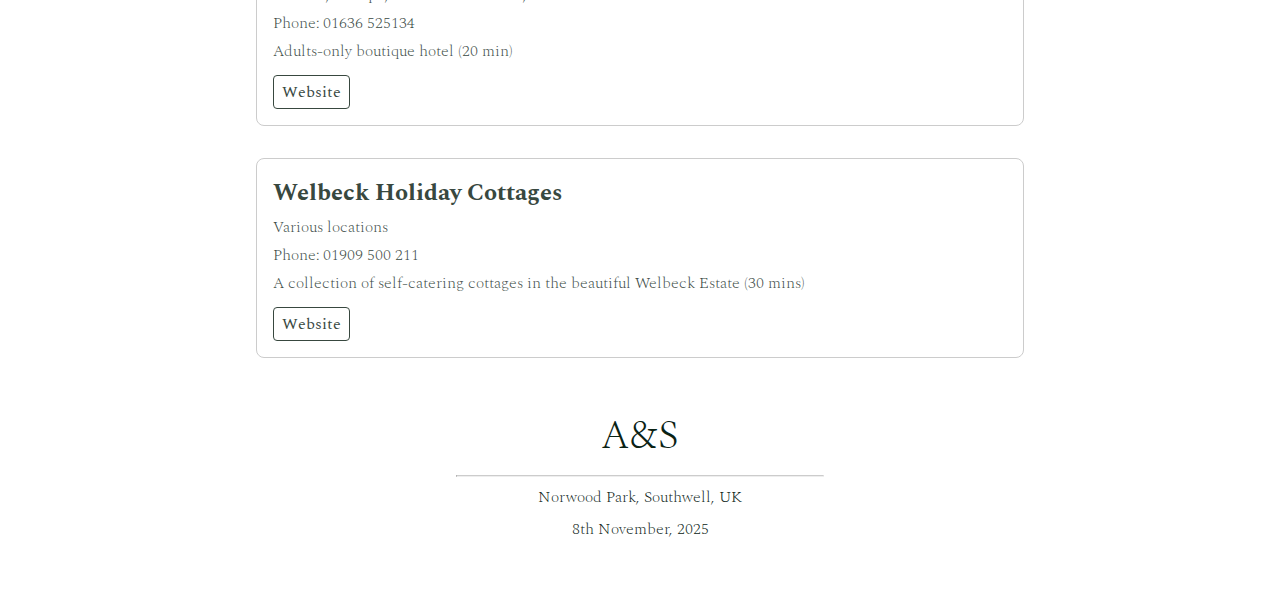
<file: accommodation.html>
<!DOCTYPE html>
<html lang="en">
<head>
  <meta charset="UTF-8">
  <meta name="viewport" content="width=device-width, initial-scale=1.0">
  <title>Accommodation | The Forsyth Butler Wedding</title>
  <!-- Google Font: Spectral -->
  <link rel="stylesheet" href="https://fonts.googleapis.com/css2?family=Spectral&display=swap">
  <!-- Global Styles -->
  <link rel="stylesheet" href="style.css">
  <!-- Footer Styles (if separate) -->
  <link rel="stylesheet" href="footer.css">
</head>
<body>
  <!-- Header / Hero Section -->
  <header class="hero-header">
    <h1>Accommodation</h1>
  </header>

  <!-- Navigation Bar -->
  <nav class="main-nav">
    <ul>
      <li><a href="index.html">Home</a></li>
      <li><a href="qanda.html">Q + A</a></li>
      <li><a href="accommodation.html">Accommodation</a></li>
      <li><a href="things-to-do.html">Things to do</a></li>
      <li><a href="rsvp.html">RSVP</a></li>
    </ul>
  </nav>

  <!-- Accommodation Listings -->
  <main class="accommodation-container">
    <div class="accommodation-intro">
      <p>The venue is in a rural location so most local hotel options are between 15-25 mins away. We've put together a few options but if you're making a weekend city break out of it, Nottingham city centre has lots more options (approximately 40 mins away).</p>
    </div>

    <div class="accommodation-item">
      <h2>The Forest Lodge Hotel</h2>
      <p>Church St, Edwinstowe, Mansfield NG21 9QA, UK</p>
      <p>Phone: 01623 824443</p>
      <p>Cosy hotel in Edwinstowe on the edge of Sherwood Forest (22 min)</p>
      <a href="#" target="_blank">Website</a>
    </div>

    <div class="accommodation-item">
      <h2>The Dukeries Lodge Hotel</h2>
      <p>High St, Edwinstowe, Mansfield NG21 9HS, UK</p>
      <p>Phone: 01623 822553</p>
      <p>Freshly renovated inn and pub (20 min)</p>
      <a href="#" target="_blank">Website</a>
    </div>

    <div class="accommodation-item">
      <h2>Muthu Clumber Park Hotel &amp; Spa</h2>
      <p>Blyth Rd, Worksop S80 3PA, UK</p>
      <p>Phone: 01623 867020</p>
      <p>Spa hotel on the edge of Sherwood Forest (27 mins)</p>
      <a href="#" target="_blank">Website</a>
    </div>

    <div class="accommodation-item">
      <h2>Warner Hotels - Thoresby Hall</h2>
      <p>THORESBY PARK, Netherfield Ln, Ollerton, Newark NG22 9WH, UK</p>
      <p>Phone: 0330 135 9580</p>
      <p>Grade I listed stately house with spa (25 mins)</p>
      <a href="#" target="_blank">Website</a>
    </div>

    <div class="accommodation-item">
      <h2>Manor Court</h2>
      <p>Main St, Thorpe, Newark NG23 5PX, UK</p>
      <p>Phone: 01636 525134</p>
      <p>Adults-only boutique hotel (20 min)</p>
      <a href="#" target="_blank">Website</a>
    </div>

    <div class="accommodation-item">
      <h2>Welbeck Holiday Cottages</h2>
      <p>Various locations</p>
      <p>Phone: 01909 500 211</p>
      <p>A collection of self-catering cottages in the beautiful Welbeck Estate (30 mins)</p>
      <a href="#" target="_blank">Website</a>
    </div>

  <div id="footer-container"></div>
  <script src="script.js"></script>

</body>
</html>
</file>
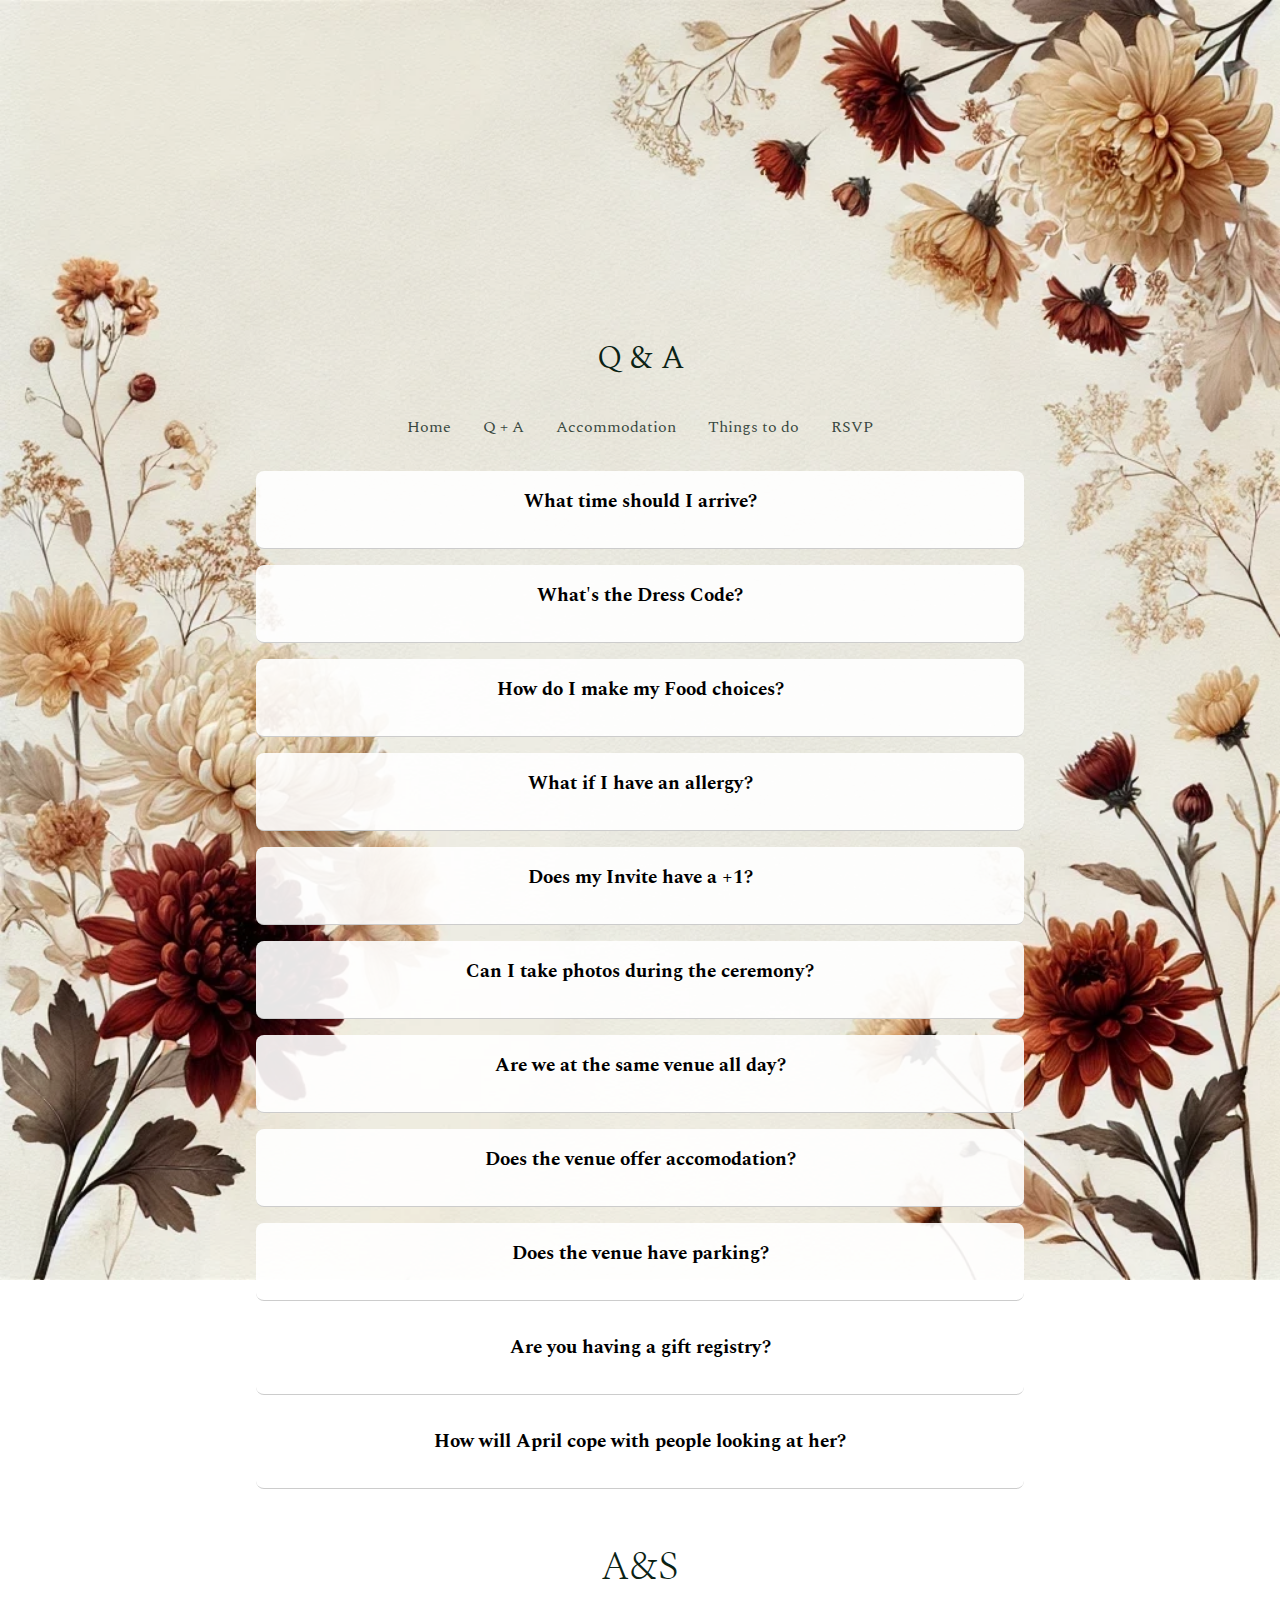
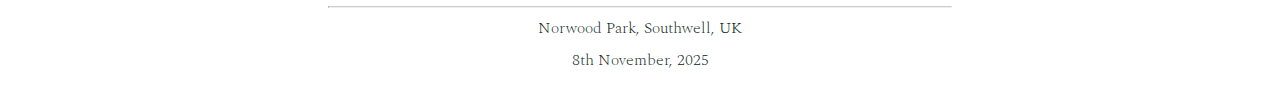
<file: qanda.html>
<!DOCTYPE html>
<html lang="en">
<head>
  <meta charset="UTF-8" />
  <meta name="viewport" content="width=device-width, initial-scale=1.0"/>
  <title>Q &amp; A | The Forsyth Butler Wedding</title>
  <link rel="stylesheet" href="style.css" />
  <link rel="stylesheet" href="https://fonts.googleapis.com/css2?family=Spectral&display=swap">
  <link rel="stylesheet" href="footer.css">

</head>
<body>
    <!-- Optional Hero Header for the Q&A Page -->
    <header class="hero-header">
      <h1>Q &amp; A</h1>
    </header>
    <!-- Navigation Bar -->
    <nav class="main-nav">
        <ul>
          <li><a href="index.html">Home</a></li>
          <li><a href="qanda.html">Q + A</a></li>
          <li><a href="accommodation.html">Accommodation</a></li>
          <li><a href="things-to-do.html">Things to do</a></li>
          <li><a href="rsvp.html">RSVP</a></li>
        </ul>
      </nav>
    
    <div class="qa-container">
      <div class="qa-item">
        <button class="qa-question">What time should I arrive?</button>
        <div class="qa-answer">
          <p>The ceremony starts at 1.30pm and although we are pathologically late people, legend has it you have to start these things on time. The ushers will aim to have everyone seated shortly after 1pm for the ceremony to begin promptly (hypothetically) at 1.30pm.</p>
        </div>
      </div>
      
      <div class="qa-item">
        <button class="qa-question">What's the Dress Code?</button>
        <div class="qa-answer">
          <p>Please wear whatever makes you feel at your best! If it helps you decide, the Wedding Party will be dressed in Formal attire. If we get lucky with the weather there may be some quick pictures taken outdoors, but for the most part we will be cosy inside with the fires lit.</p>
        </div>
      </div>
      
      <div class="qa-item">
        <button class="qa-question">How do I make my Food choices?</button>
        <div class="qa-answer">
          <p>Never fear, you will not starve. We'll be finalising the menu closer to the time and will capture food choices once we know more about dietary requirements.</p>
        </div>
      </div>
      
      <div class="qa-item">
        <button class="qa-question">What if I have an allergy?</button>
        <div class="qa-answer">
          <p>We'll make sure the venue is able to accommodate your dietary requirements - please let us know as part of your RSVP.</p>
        </div>
      </div>
      
      <div class="qa-item">
        <button class="qa-question">Does my Invite have a +1?</button>
        <div class="qa-answer">
          <p>For the daytime, we're having a small intimate wedding so we're only inviting the people addressed on the invites. Then, we'd love to welcome any +1s (or +2s... or +3s) to the evening celebration to dance the night away! We'll collect their details during the RSVP process.</p>
        </div>
      </div>
      
      <div class="qa-item">
        <button class="qa-question">Can I take photos during the ceremony?</button>
        <div class="qa-answer">
          <p>No thank yoooooou. Please enjoy the ceremony with your eyeballs instead - the ushers (and the extremely assertive ring bearer) will be ensuring we have an unplugged ceremony! After that, feel free to go wild.</p>
        </div>
      </div>
      
      <div class="qa-item">
        <button class="qa-question">Are we at the same venue all day?</button>
        <div class="qa-answer">
          <p>Yes - we'll be in main house for the ceremony and drinks reception, and move to the adjoining Coach House for the wedding breakfast and evening festivities.</p>
        </div>
      </div>
      
      <div class="qa-item">
        <button class="qa-question">Does the venue offer accomodation?</button>
        <div class="qa-answer">
          <p>The house does have a small number of bedrooms, but unfortunately only enough for our Wedding Party and immediate family. We've put together lots of local options on the Accommodation page to help people choose.</p>
        </div>
      </div>
      
      <div class="qa-item">
        <button class="qa-question">Does the venue have parking?</button>
        <div class="qa-answer">
          <p>Yes! There is ample parking on site.</p>
        </div>
      </div>
      
      <div class="qa-item">
        <button class="qa-question">Are you having a gift registry?</button>
        <div class="qa-answer">
          <p>Good question. More thought needed. As two Thirty-Somethings who have been living in sin for a while now, we have already set up our home together! The best gift is that all our favourite people are going to be together, but we'll give this more thought as we know people may like to wish us well!</p>
        </div>
      </div>
      
      <div class="qa-item">
        <button class="qa-question">How will April cope with people looking at her?</button>
        <div class="qa-answer">
          <p>Another great question and a big unknown. Current thinking is she bolts down the aisle and anything after that is a bonus.</p>
        </div>
      </div>
    </div>
    <div id="footer-container"></div>

    <script src="script.js"></script>

</body>
</html>
</file>
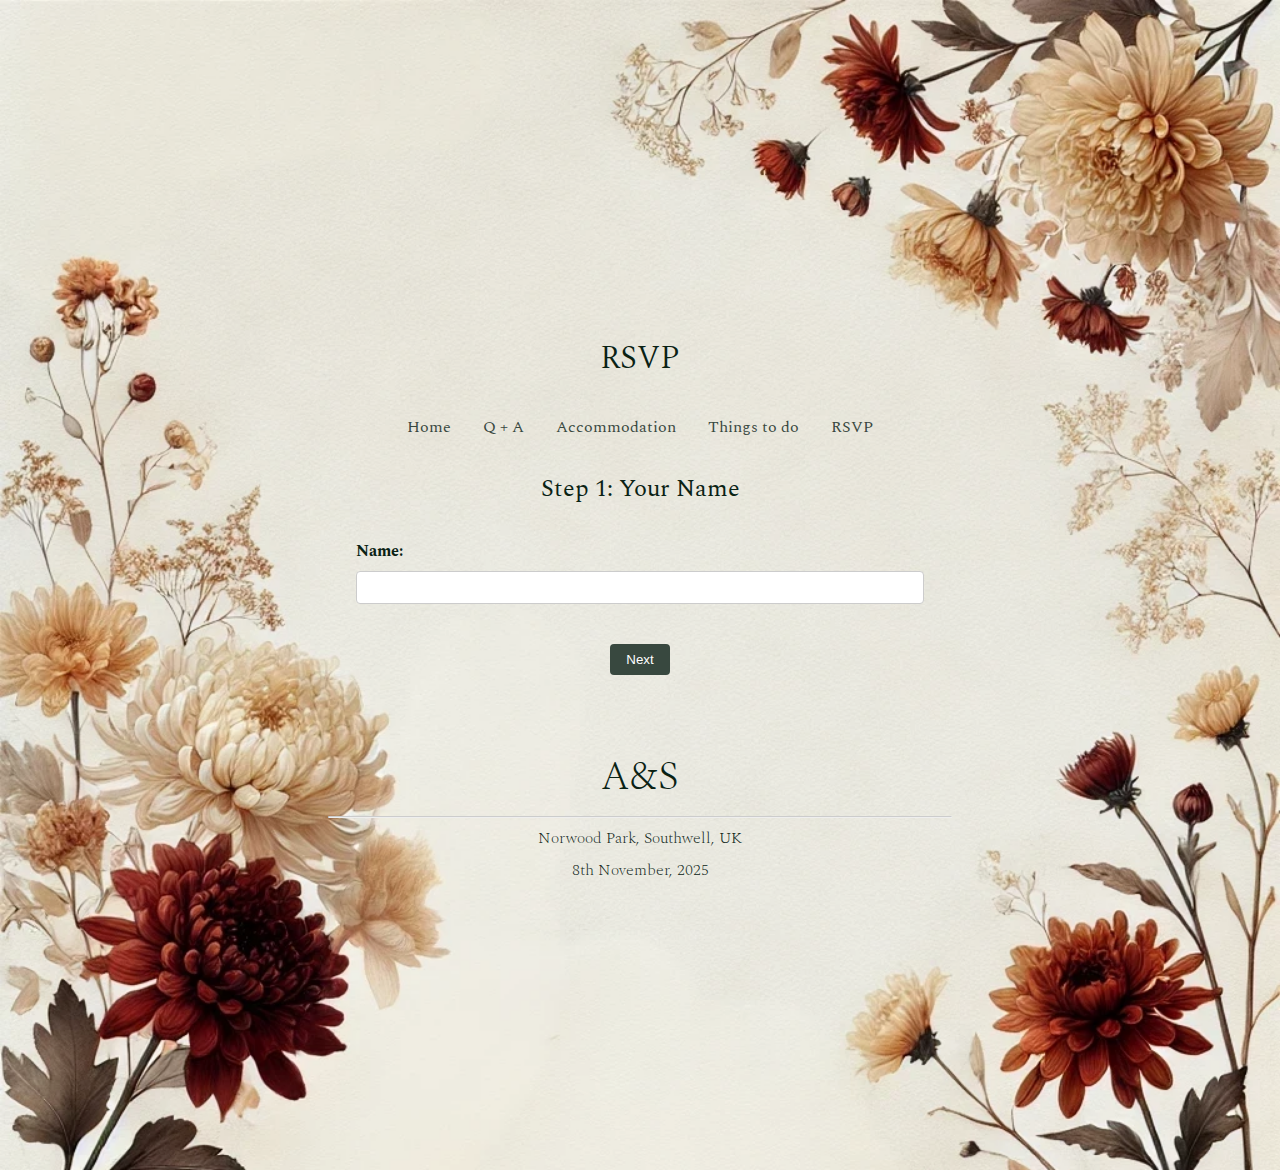
<file: rsvp.html>
<!DOCTYPE html>
<html lang="en">
<head>
  <meta charset="UTF-8">
  <meta name="viewport" content="width=device-width, initial-scale=1.0">
  <title>RSVP | The Forsyth Butler Wedding</title>
  <!-- Google Font: Spectral -->
  <link rel="stylesheet" href="https://fonts.googleapis.com/css2?family=Spectral&display=swap">
  <!-- Global Styles -->
  <link rel="stylesheet" href="style.css">
  <!-- Footer Styles if separate -->
  <link rel="stylesheet" href="footer.css">
  
</head>
<body>
  <!-- Header / Hero Section -->
  <header class="hero-header">
    <h1>RSVP</h1>
  </header>

  <!-- Navigation Bar -->
  <nav class="main-nav">
    <ul>
      <li><a href="index.html">Home</a></li>
      <li><a href="qanda.html">Q + A</a></li>
      <li><a href="accommodation.html">Accommodation</a></li>
      <li><a href="things-to-do.html">Things to do</a></li>
      <li><a href="rsvp.html">RSVP</a></li>
    </ul>
  </nav>

  <!-- RSVP Multi-Step Form -->
  <main class="rsvp-container">
    <form id="rsvpForm" action="https://formspree.io/f/xwplqpgz" method="POST">
      <!-- Step 1: Name -->
      <fieldset class="form-step active">
        <legend>Step 1: Your Name</legend>
        <label for="name">Name:</label>
        <input type="hidden" name="_subject" value="New RSVP Received!">
        <input type="text" id="name" name="name" required>
        <div class="form-navigation">
          <button type="button" id="nextBtn1">Next</button>
        </div>
      </fieldset>
      
      <!-- Step 2: Email -->
      <fieldset class="form-step">
        <legend>Step 2: Your Email</legend>
        <label for="email">Email:</label>
        <input type="email" id="email" name="email" required>
        <div class="form-navigation">
          <button type="button" id="prevBtn2">Previous</button>
          <button type="button" id="nextBtn2">Next</button>
        </div>
      </fieldset>

  <!-- Step 3: Will you be attending? -->
    <fieldset class="form-step">
      <legend>Step 3: Will you be attending?</legend>
      <p>Please select your response:</p>
      
      <div class="radio-group">
        <label class="radio-label">
          <input type="radio" name="attendance" value="Yes" required> Yes
        </label>
        <label class="radio-label">
          <input type="radio" name="attendance" value="No" required> No
        </label>
      </div>
    
      <div class="form-navigation">
        <button type="button" id="prevBtn3">Previous</button>
        <button type="button" id="nextBtn3">Next</button>
      </div>
    </fieldset>
      
      <!-- Step 4: Dietaries -->
      <fieldset class="form-step">
        <legend>Step 4: Dietary Requirements</legend>
        <label for="dietaries">Dietaries:</label>
        <input type="text" id="dietaries" name="dietaries">
        <div class="form-navigation">
          <button type="button" id="prevBtn4">Previous</button>
          <button type="button" id="nextBtn4">Next</button>
        </div>
      </fieldset>
      
      <!-- Step 5: +1s -->
      <fieldset class="form-step">
        <legend>Step 5: +1 Information</legend>
        <label for="plusOne">Any +1s in the evening?</label>
        <input type="text" id="plusOne" name="plusOne">
        <div class="form-navigation">
          <button type="button" id="prevBtn5">Previous</button>
          <button type="button" id="nextBtn5">Next</button>
        </div>
      </fieldset>
      
      <!-- Step 6: Note to the Couple -->
      <fieldset class="form-step">
        <legend>Step 5: Note to the Couple</legend>
        <label for="note">Send a note to the couple:</label>
        <textarea id="note" name="note"></textarea>
        <div class="form-navigation">
          <button type="button" id="prevBtn6">Previous</button>
          <button type="submit">Submit</button>
        </div>
      </fieldset>
    </form>
  </main>

  <!-- Dynamic Footer Container -->
  <div id="footer-container"></div>

  <script src="script.js"></script>

</body>
</html>
</file>
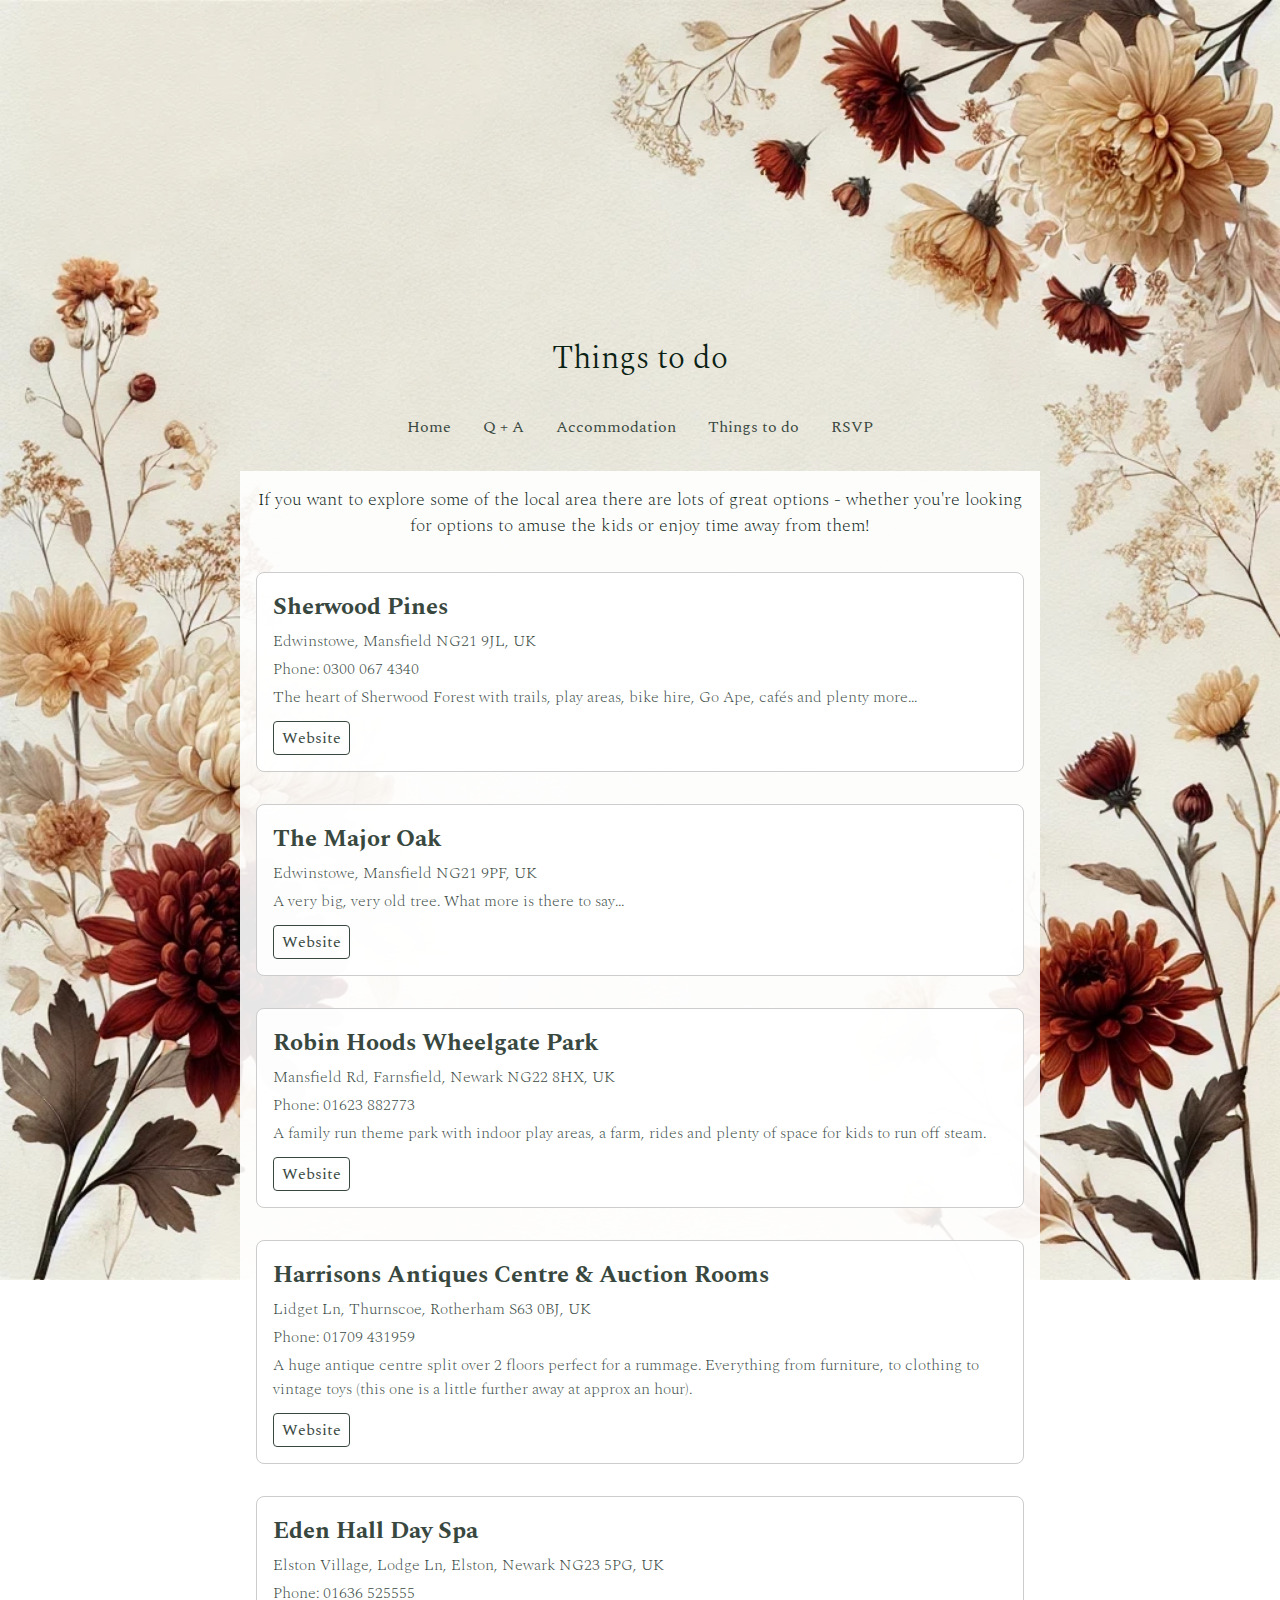
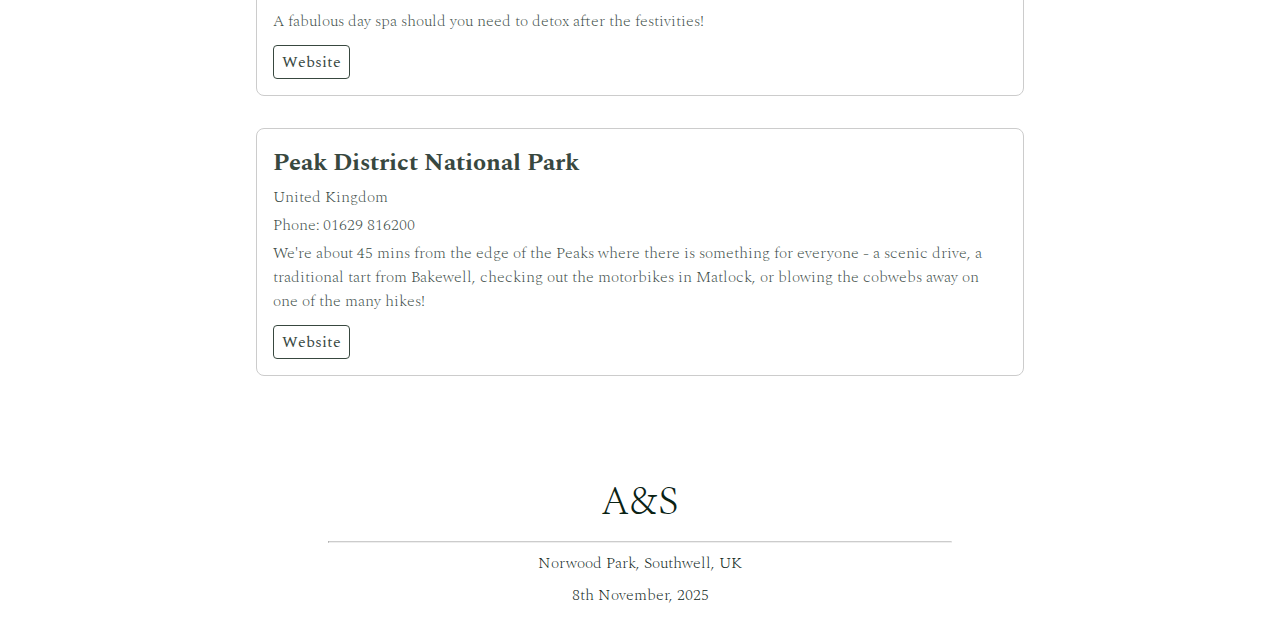
<file: things-to-do.html>
<!DOCTYPE html>
<html lang="en">
<head>
  <meta charset="UTF-8">
  <meta name="viewport" content="width=device-width, initial-scale=1.0">
  <title>Things To Do | The Forsyth Butler Wedding</title>
  <!-- Google Font: Spectral -->
  <link rel="stylesheet" href="https://fonts.googleapis.com/css2?family=Spectral&display=swap">
  <!-- Global Styles -->
  <link rel="stylesheet" href="style.css">
  <!-- Footer Styles (if separate) -->
  <link rel="stylesheet" href="footer.css">
</head>
<body>
  <!-- Header / Hero Section -->
  <header class="hero-header">
    <h1>Things to do</h1>
  </header>

  <!-- Navigation Bar -->
  <nav class="main-nav">
    <ul>
      <li><a href="index.html">Home</a></li>
      <li><a href="qanda.html">Q + A</a></li>
      <li><a href="accommodation.html">Accommodation</a></li>
      <li><a href="things-to-do.html">Things to do</a></li>
      <li><a href="rsvp.html">RSVP</a></li>
    </ul>
  </nav>

  <!-- Things to Do Listings -->
  <main class="things-container">
    <div class="things-intro">
      <p>If you want to explore some of the local area there are lots of great options - whether you're looking for options to amuse the kids or enjoy time away from them!</p>
    </div>

    <div class="things-item">
      <h2>Sherwood Pines</h2>
      <p>Edwinstowe, Mansfield NG21 9JL, UK</p>
      <p>Phone: 0300 067 4340</p>
      <p>The heart of Sherwood Forest with trails, play areas, bike hire, Go Ape, cafés and plenty more...</p>
      <a href="#" target="_blank">Website</a>
    </div>

    <div class="things-item">
      <h2>The Major Oak</h2>
      <p>Edwinstowe, Mansfield NG21 9PF, UK</p>
      <p>A very big, very old tree. What more is there to say...</p>
      <a href="#" target="_blank">Website</a>
    </div>

    <div class="things-item">
      <h2>Robin Hoods Wheelgate Park</h2>
      <p>Mansfield Rd, Farnsfield, Newark NG22 8HX, UK</p>
      <p>Phone: 01623 882773</p>
      <p>A family run theme park with indoor play areas, a farm, rides and plenty of space for kids to run off steam.</p>
      <a href="#" target="_blank">Website</a>
    </div>

    <div class="things-item">
      <h2>Harrisons Antiques Centre &amp; Auction Rooms</h2>
      <p>Lidget Ln, Thurnscoe, Rotherham S63 0BJ, UK</p>
      <p>Phone: 01709 431959</p>
      <p>A huge antique centre split over 2 floors perfect for a rummage. Everything from furniture, to clothing to vintage toys (this one is a little further away at approx an hour).</p>
      <a href="#" target="_blank">Website</a>
    </div>

    <div class="things-item">
      <h2>Eden Hall Day Spa</h2>
      <p>Elston Village, Lodge Ln, Elston, Newark NG23 5PG, UK</p>
      <p>Phone: 01636 525555</p>
      <p>A fabulous day spa should you need to detox after the festivities!</p>
      <a href="#" target="_blank">Website</a>
    </div>

    <div class="things-item">
        <h2>Peak District National Park</h2>
        <p>United Kingdom</p>
        <p>Phone: 01629 816200</p>
        <p>We're about 45 mins from the edge of the Peaks where there is something for everyone - a scenic drive, a traditional tart from Bakewell, checking out the motorbikes in Matlock, or blowing the cobwebs away on one of the many hikes!</p>
        <a href="#" target="_blank">Website</a>
      </div>
    </main>
  <!-- Dynamic Footer Container -->
  <div id="footer-container"></div>

  <script src="script.js"></script>

</body>
</html>
</file>
<file: footer.css>
.site-footer {
    text-align: center;
    padding: 1rem;
    margin-top: 0.5rem; /* Adjust spacing as needed */
  }
  
  .footer-main {
    font-size: 2.5rem; /* Large font size for A&S */
    margin: 0;
  }
  
  .footer-divider {
    width: 50%;
    margin: 0.5rem auto;
    border-top: 1px solid #ccc;
  }
  
  .footer-location,
  .footer-date {
    font-size: 1rem; /* Smaller font size for details */
    margin: 0.5rem 0;
  }
</file>
<file: style.css>
/* Base Reset */
* {
  margin: 0;
  padding: 0;
  box-sizing: border-box;
}

body {
  font-family: 'Spectral', serif;
  background: url("floral-background.jpg") no-repeat center top fixed;
  background-size: cover;
  color: #0a2214;
  min-height: 100vh;
}

/* Typography */
h1 {
  font-family: 'Spectral', serif;
  font-weight: 300;
}

p {
  font-family: 'Spectral', serif;
  font-weight: 150;
}

/* Hero / Header Section */
.hero-header {
  margin-top: 30vh;
  position: relative;
  text-align: center;
  padding: 4rem 1rem 2rem;
}

.hero-title {
  font-size: 3rem;
  letter-spacing: 0.05em;
  margin-bottom: 0.5rem;
}

.hero-subtitle {
  font-size: 1.2rem;
  margin-bottom: 0.5rem;
}

.hero-countdown {
  font-size: 1rem;
  font-weight: bold;
  margin-top: 1rem;
}

/* Navigation Bar (Desktop Only) */
.main-nav {
  background: transparent;
  text-align: center;
}

.main-nav ul {
  display: flex;
  justify-content: center;
  list-style: none;
  margin: 0;
  padding: 0;
}

.main-nav li {
  margin: 0 1rem;
}

.main-nav a {
  text-decoration: none;
  color: #38483F;
  font-size: 1rem;
}

/* Info Section */
.info-section {
  display: flex;
  justify-content: center;
  align-items: center;
  flex-wrap: wrap;
  padding: 2rem 1rem;
  gap: 2rem;
}

.info-box {
  text-align: center;
  flex: 1 1 200px;
}

.info-box h2 {
  font-size: 1.4rem;
  margin-bottom: 0.5rem;
}

/* Radio Group */
.radio-group {
  display: flex;
  justify-content: center;
  align-items: center;
  gap: 1rem;
  margin-top: 1rem;
}

.radio-label {
  display: inline-flex;
  align-items: center;
  cursor: pointer;
}

.radio-label input[type="radio"] {
  accent-color: #38483F;
  width: 1.2rem;
  height: 1.2rem;
  margin-right: 0.5rem;
}

/* RSVP Button */
.rsvp-button {
  display: inline-block;
  padding: 0.75rem 1.5rem;
  background-color: #38483F;
  color: #fff;
  text-decoration: none;
  border-radius: 4px;
  font-size: 1rem;
}

/* Wedding Day Schedule */
.wedding-day {
  max-width: 600px;
  margin: 2rem auto;
  padding: 1rem;
  background: rgba(255, 255, 255, 0.9);
  border-radius: 8px;
  text-align: center;
  font-family: 'Spectral', serif;
}

.wedding-day h3 {
  font-size: 1.8rem;
  margin-bottom: 0.5rem;
}

.wedding-day p {
  margin: 0.5rem 0;
}

.wedding-day hr {
  border: none;
  border-top: 1px solid #ccc;
  margin: 1rem 0;
}

.schedule-item p {
  margin: 0.25rem 0;
}

.wedding-footer p {
  font-weight: bold;
  margin: 0.25rem 0;
}

/* Order of Service */
.order-of-service {
  max-width: 600px;
  margin: 2rem auto;
  padding: 1rem;
  background: rgba(255,255,255,0.9);
  border-radius: 6px;
}

.order-of-service ul {
  list-style: none;
  margin-top: 1rem;
}

.order-of-service li {
  margin: 0.5rem 0;
}

/* Responsive Adjustments for Hero Section */
@media (max-width: 768px) {
  .hero-title {
    font-size: 2rem;
  }
  .hero-subtitle {
    font-size: 1rem;
  }
}

/* Q&A Section */
.qa-container {
  max-width: 800px;
  margin: 2rem auto;
  text-align: center;
  padding: 0 1rem;
}

.qa-item {
  margin: 1rem 0;
  border-bottom: 1px solid #ccc;
  padding-bottom: 1rem;
  background: rgba(255, 255, 255, 0.9);
  border-radius: 8px;
}

.qa-question {
  background: transparent;
  border: none;
  outline: none;
  cursor: pointer;
  font-family: 'Spectral', serif;
  font-size: 1.2rem;
  font-weight: bold;
  padding: 1rem;
  width: 100%;
  text-align: center;
}

.qa-answer {
  max-height: 0;
  overflow: hidden;
  transition: max-height 0.3s ease-out;
  font-size: 1rem;
  padding: 0 1rem;
}

.qa-answer.open {
  max-height: 500px;
  margin-top: 1rem;
}

/* Accommodation & Things To Do Items */
.accommodation-container,
.things-container {
  max-width: 800px;
  margin: 2rem auto;
  padding: 1rem;
  font-family: 'Spectral', serif;
  background: rgba(255, 255, 255, 0.9);
}

.accommodation-intro,
.things-intro {
  margin-bottom: 2rem;
  text-align: center;
  font-size: 1.1rem;
  line-height: 1.5;
}

.accommodation-item,
.things-item {
  margin-bottom: 2rem;
  padding: 1rem;
  border: 1px solid #ccc;
  border-radius: 8px;
  background: rgba(255, 255, 255, 0.9);
}

.accommodation-item h2,
.things-item h2 {
  margin-top: 0;
  font-size: 1.5rem;
  color: #38483F;
}

.accommodation-item p,
.things-item p {
  margin: 0.25rem 0;
  font-size: 1rem;
  color: #38483F;
}

.accommodation-item a,
.things-item a {
  display: inline-block;
  margin-top: 0.5rem;
  text-decoration: none;
  color: #38483F;
  border: 1px solid #38483F;
  padding: 0.25rem 0.5rem;
  border-radius: 4px;
  transition: background-color 0.3s ease;
}

.accommodation-item a:hover,
.things-item a:hover {
  background-color: #38483F;
  color: #fff;
}

/* RSVP Form Styles */
.rsvp-container {
  max-width: 600px;
  margin: 2rem auto;
  padding: 0 1rem;
  font-family: 'Spectral', serif;
}

form fieldset {
  border: none;
  padding: 1rem 0;
  display: none;
}

form fieldset.active {
  display: block;
}

form legend {
  font-size: 1.5rem;
  margin-bottom: 1rem;
  text-align: center;
}

form p {
  font-size: 1rem;
  margin-bottom: 1rem;
  text-align: center;
}

form label {
  display: block;
  margin-bottom: 0.5rem;
  font-weight: bold;
}

form input,
form textarea {
  font-family: sans-serif;
  width: 100%;
  padding: 0.5rem;
  margin-bottom: 1rem;
  border: 1px solid #ccc;
  border-radius: 4px;
}

/* Form Navigation Buttons */
.form-navigation {
  text-align: center;
  margin-top: 1rem;
}

.form-navigation button {
  padding: 0.5rem 1rem;
  margin: 0.5rem;
  border: none;
  background-color: #38483F;
  color: #fff;
  border-radius: 4px;
  cursor: pointer;
  transition: background-color 0.3s ease;
}

/* Ensure our new button classes inherit these styles */
.next-btn,
.prev-btn {
  /* They use the same styling as the form-navigation button */
}

/* Hover state */
.form-navigation button:hover {
  background-color: #2a3b33;
}

/* Fade-in Transition */
.fade-in {
  opacity: 0;
  animation: fadeIn 0.25s ease forwards;
}

@keyframes fadeIn {
  from {
    opacity: 0;
  }
  to {
    opacity: 1;
  }
}

/* Additional Responsive Adjustments for Mobile */
@media (max-width: 600px) {
  .hero-header {
    margin-top: 15vh;
    padding: 2rem 1rem;
  }
  .hero-title {
    font-size: 1.75rem;
  }
  .hero-subtitle,
  .hero-countdown {
    font-size: 0.9rem;
  }
  .main-nav ul {
    flex-direction: column;
    gap: 0.5rem;
  }
  .form-navigation button {
    width: 100%;
    margin: 0.25rem 0;
  }
  .accommodation-item,
  .things-item {
    padding: 0.75rem;
  }
  .accommodation-item h2,
  .things-item h2 {
    font-size: 1.2rem;
  }
  .accommodation-item p,
  .things-item p {
    font-size: 0.9rem;
  }
  .accommodation-item a,
  .things-item a {
    font-size: 0.9rem;
    padding: 0.3rem 0.6rem;
  }
  .qa-question {
    font-size: 1rem;
    padding: 0.75rem;
  }
  .qa-answer {
    font-size: 0.9rem;
  }
  .rsvp-container,
  .qa-container,
  .accommodation-container,
  .things-container {
    padding: 0 0.5rem;
  }
}

/* Mobile-only Bottom Navigation */



/* Bottom Navigation Bar Styling */
.bottom-nav {
  display: none; /* Hidden on desktop */
  position: fixed;
  bottom: 0;
  left: 0;
  width: 100%;
  background-color: rgba(255, 255, 255, 0.95);
  box-shadow: 0 -2px 5px rgba(0, 0, 0, 0.1);
  z-index: 1000;
}

.bottom-nav ul {
  list-style: none;
  margin: 0;
  padding: 0.5em 0;
  display: flex;
  justify-content: space-around;
  align-items: center;
}

.bottom-nav li {
  flex: 1;
  text-align: center;
}

.bottom-nav a {
  text-decoration: none;
  color: #38483F;
  font-size: 0.9rem;
}

/* Show Bottom Navigation on Mobile and Hide Desktop Nav */
@media (max-width: 768px) {
  .main-nav {
    display: none;
  }
  .bottom-nav {
    display: block;
  }
}
</file>
